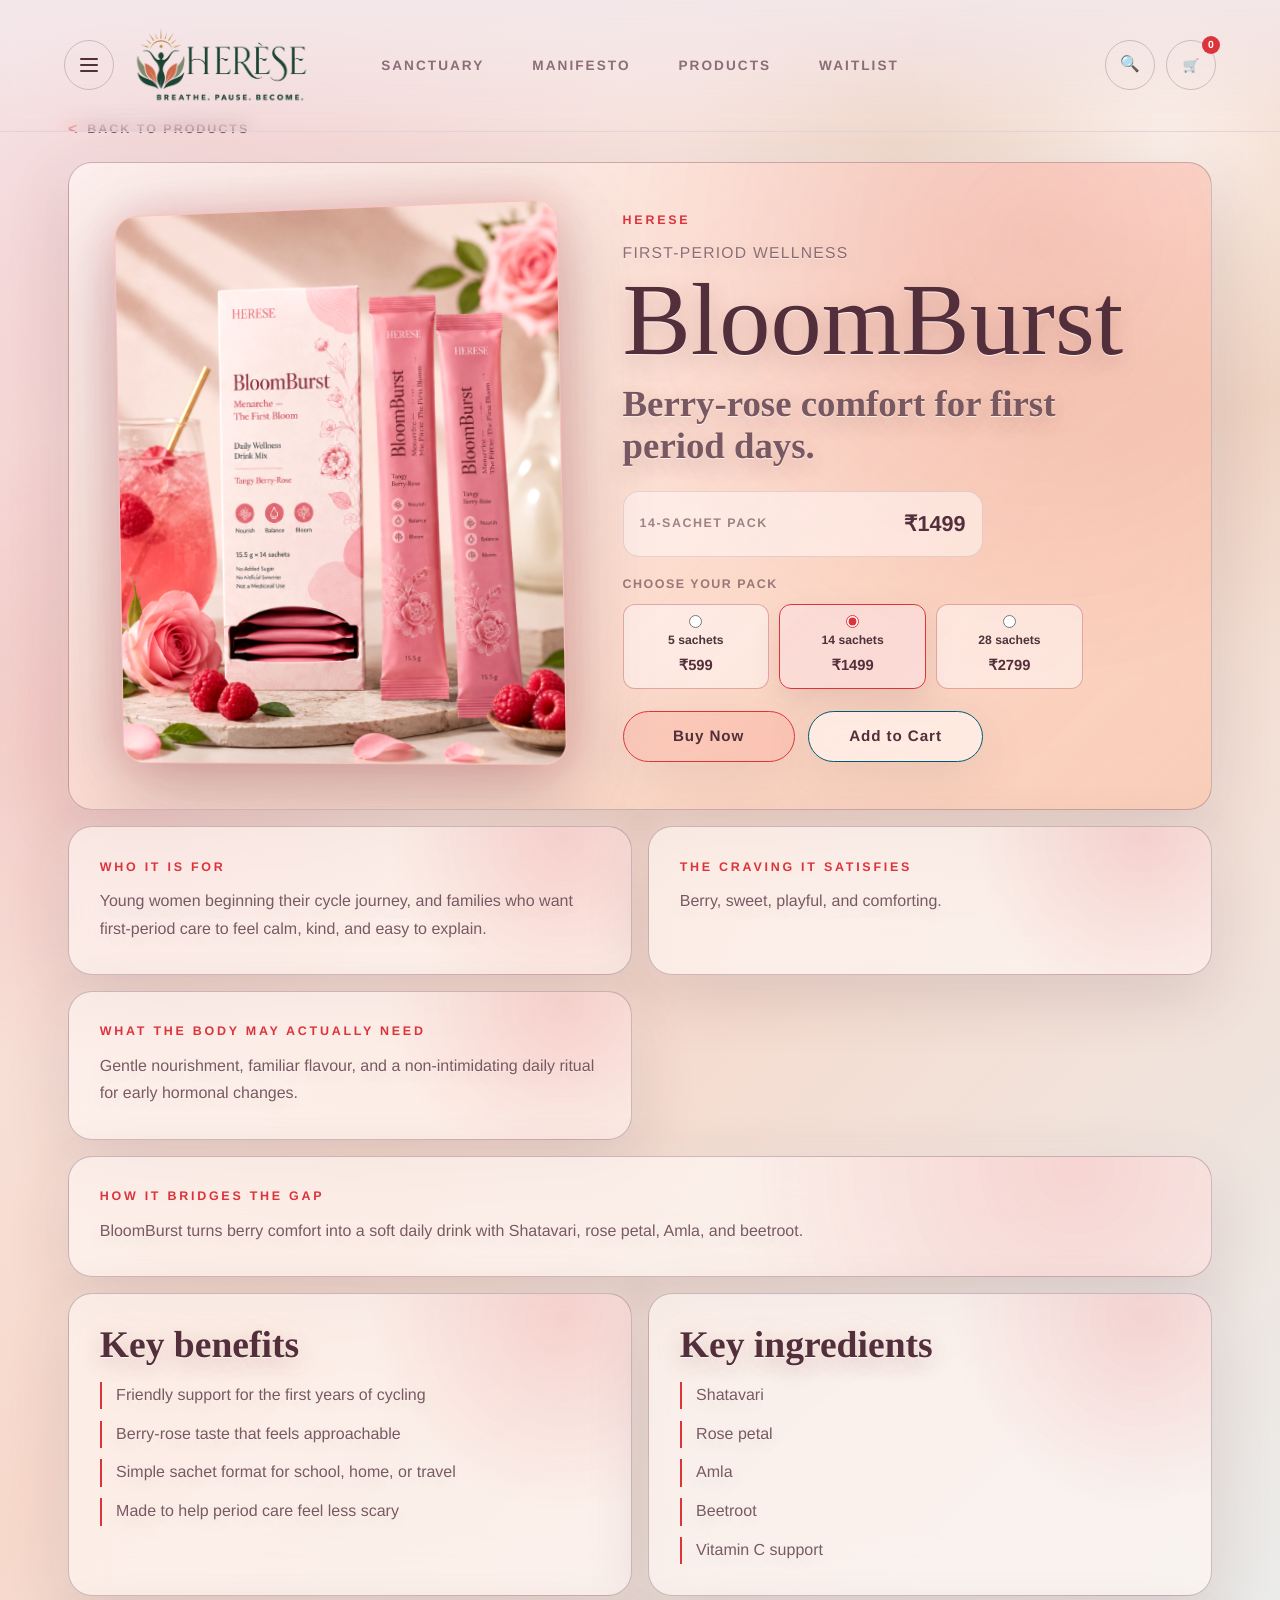
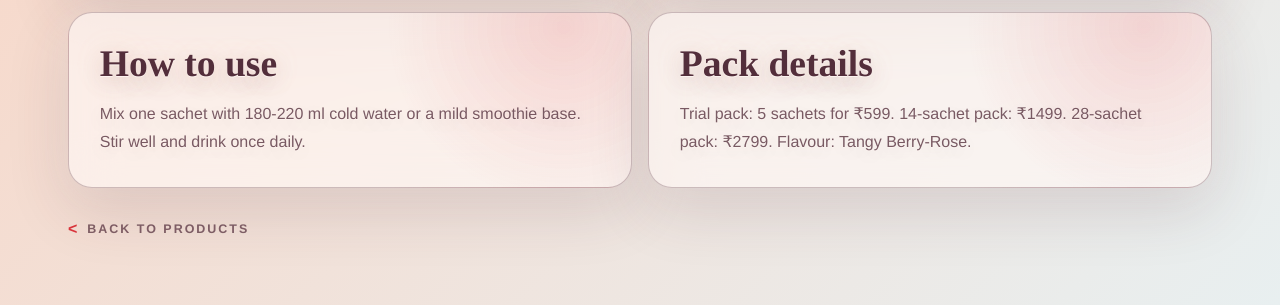
<file: products/bloomburst.html>
<!DOCTYPE html>
<html lang="en">
<head>
  <meta charset="UTF-8" />
  <meta name="viewport" content="width=device-width, initial-scale=1.0" />
  <title>BloomBurst | HERESE Product Detail</title>
  <meta name="description" content="BloomBurst by HERESE - first-period wellness in a gentle berry-rose daily ritual." />
  <link rel="icon" type="image/svg+xml" href="../assets/favicon.svg" />
  <link rel="stylesheet" href="../css/index.css?v=cohesive-quiz-mobile-20260605a" />
</head>
<body class="product-page" data-product="bloomburst">
  <nav id="main-nav" class="main-nav" aria-label="Primary">
    <a class="nav-logo" href="../index.html#hero" aria-label="HERESE home">
      <img src="../assets/herese-logo-complete.png?v=herese-logo-complete-20260603a" alt="HERESE Breathe. Pause. Become." class="nav-logo-img" width="1535" height="700" decoding="async" fetchpriority="high" />
    </a>
    <div class="nav-links">
      <a href="../index.html#hero">Sanctuary</a>
      <a href="../index.html#manifesto">Manifesto</a>
      <a href="../index.html#lifecycle">Products</a>
      <a href="../index.html#waitlist">Waitlist</a>
    </div>
    <div class="nav-actions">
      <a id="search-btn" class="nav-icon-btn search-btn" href="../index.html#lifecycle" aria-label="Search products">
        <span class="search-icon" aria-hidden="true">&#128269;</span>
      </a>
      <button id="cart-btn" class="cart-btn" type="button" aria-label="Open cart" aria-haspopup="dialog" aria-controls="cart-drawer" aria-expanded="false">
        <span class="cart-icon" aria-hidden="true">&#128722;</span>
        <span id="cart-count" class="cart-count" aria-live="polite" aria-atomic="true">0</span>
      </button>
    </div>
  </nav>

  <div id="cart-drawer" class="cart-drawer" role="dialog" aria-modal="true" aria-labelledby="cart-title" aria-hidden="true">
    <div class="cart-overlay" aria-hidden="true"></div>
    <div class="cart-content glass-card">
      <div class="cart-header">
        <h3 id="cart-title">Your Sanctuary Selection</h3>
        <button id="close-cart" class="close-btn" type="button" aria-label="Close cart">&times;</button>
      </div>
      <div id="cart-items" class="cart-items">
        <p class="empty-msg">Your cart is empty. Add a craving ritual.</p>
      </div>
      <div class="cart-footer">
        <div class="cart-total">
          <span>Total</span>
          <span id="total-amount" aria-live="polite">₹0</span>
        </div>
        <button id="checkout-btn" class="btn-liquid btn-primary full-width" type="button" disabled aria-disabled="true">
          <span class="btn-text">Proceed to Checkout</span>
          <span class="btn-shimmer"></span>
        </button>
        <p id="checkout-note" class="cart-note" aria-live="polite"></p>
      </div>
    </div>
  </div>

  <main class="product-detail-main">
    <a class="back-to-products" href="../index.html#lifecycle">Back to Products</a>
    <section class="product-detail-hero glass-card" aria-labelledby="product-name">
      <figure class="product-image-frame">
        <img id="product-image" class="product-detail-image" src="" alt="" width="1122" height="1402" decoding="async" fetchpriority="high" />
      </figure>
      <div class="product-detail-copy">
        <span id="product-brand" class="product-brand">HERESE</span>
        <p id="product-stage" class="product-stage"></p>
        <h1 id="product-name" class="product-detail-title"></h1>
        <p id="product-headline" class="product-headline"></p>
        <div class="product-price-row" aria-label="Product price">
          <span id="product-price-label"></span>
          <strong id="product-price"></strong>
        </div>
        <div class="product-action-row">
          <button id="product-buy-now" class="btn-liquid btn-primary" type="button" data-product-action>
            <span class="btn-text">Buy Now</span>
            <span class="btn-shimmer"></span>
          </button>
          <button id="product-add-cart" class="btn-liquid btn-secondary" type="button" data-product-action>
            <span class="btn-text">Add to Cart</span>
            <span class="btn-shimmer"></span>
          </button>
        </div>
      </div>
    </section>
    <section class="product-info-grid" aria-label="Product details">
      <article class="product-info-card glass-card"><span class="product-card-kicker">Who it is for</span><p id="product-for"></p></article>
      <article class="product-info-card glass-card"><span class="product-card-kicker">The craving it satisfies</span><p id="product-craving"></p></article>
      <article class="product-info-card glass-card"><span class="product-card-kicker">What the body may actually need</span><p id="product-need"></p></article>
      <article class="product-info-card glass-card product-info-card--wide"><span class="product-card-kicker">How it bridges the gap</span><p id="product-bridge"></p></article>
    </section>
    <section class="product-deep-grid" aria-label="Benefits ingredients and use">
      <article class="product-info-card glass-card"><h2>Key benefits</h2><ul id="product-benefits" class="product-detail-list"></ul></article>
      <article class="product-info-card glass-card"><h2>Key ingredients</h2><ul id="product-ingredients" class="product-detail-list"></ul></article>
      <article class="product-info-card glass-card"><h2>How to use</h2><p id="product-how"></p></article>
      <article class="product-info-card glass-card"><h2>Pack details</h2><p id="product-pack"></p></article>
    </section>
    <a class="back-to-products back-to-products--bottom" href="../index.html#lifecycle">Back to Products</a>
  </main>
  <script src="../js/site-ui.js?v=cohesive-quiz-mobile-20260605a" defer></script>
  <script src="../js/product-page.js?v=cart-scroll-lock-20260602a" defer></script>
</body>
</html>
</file>
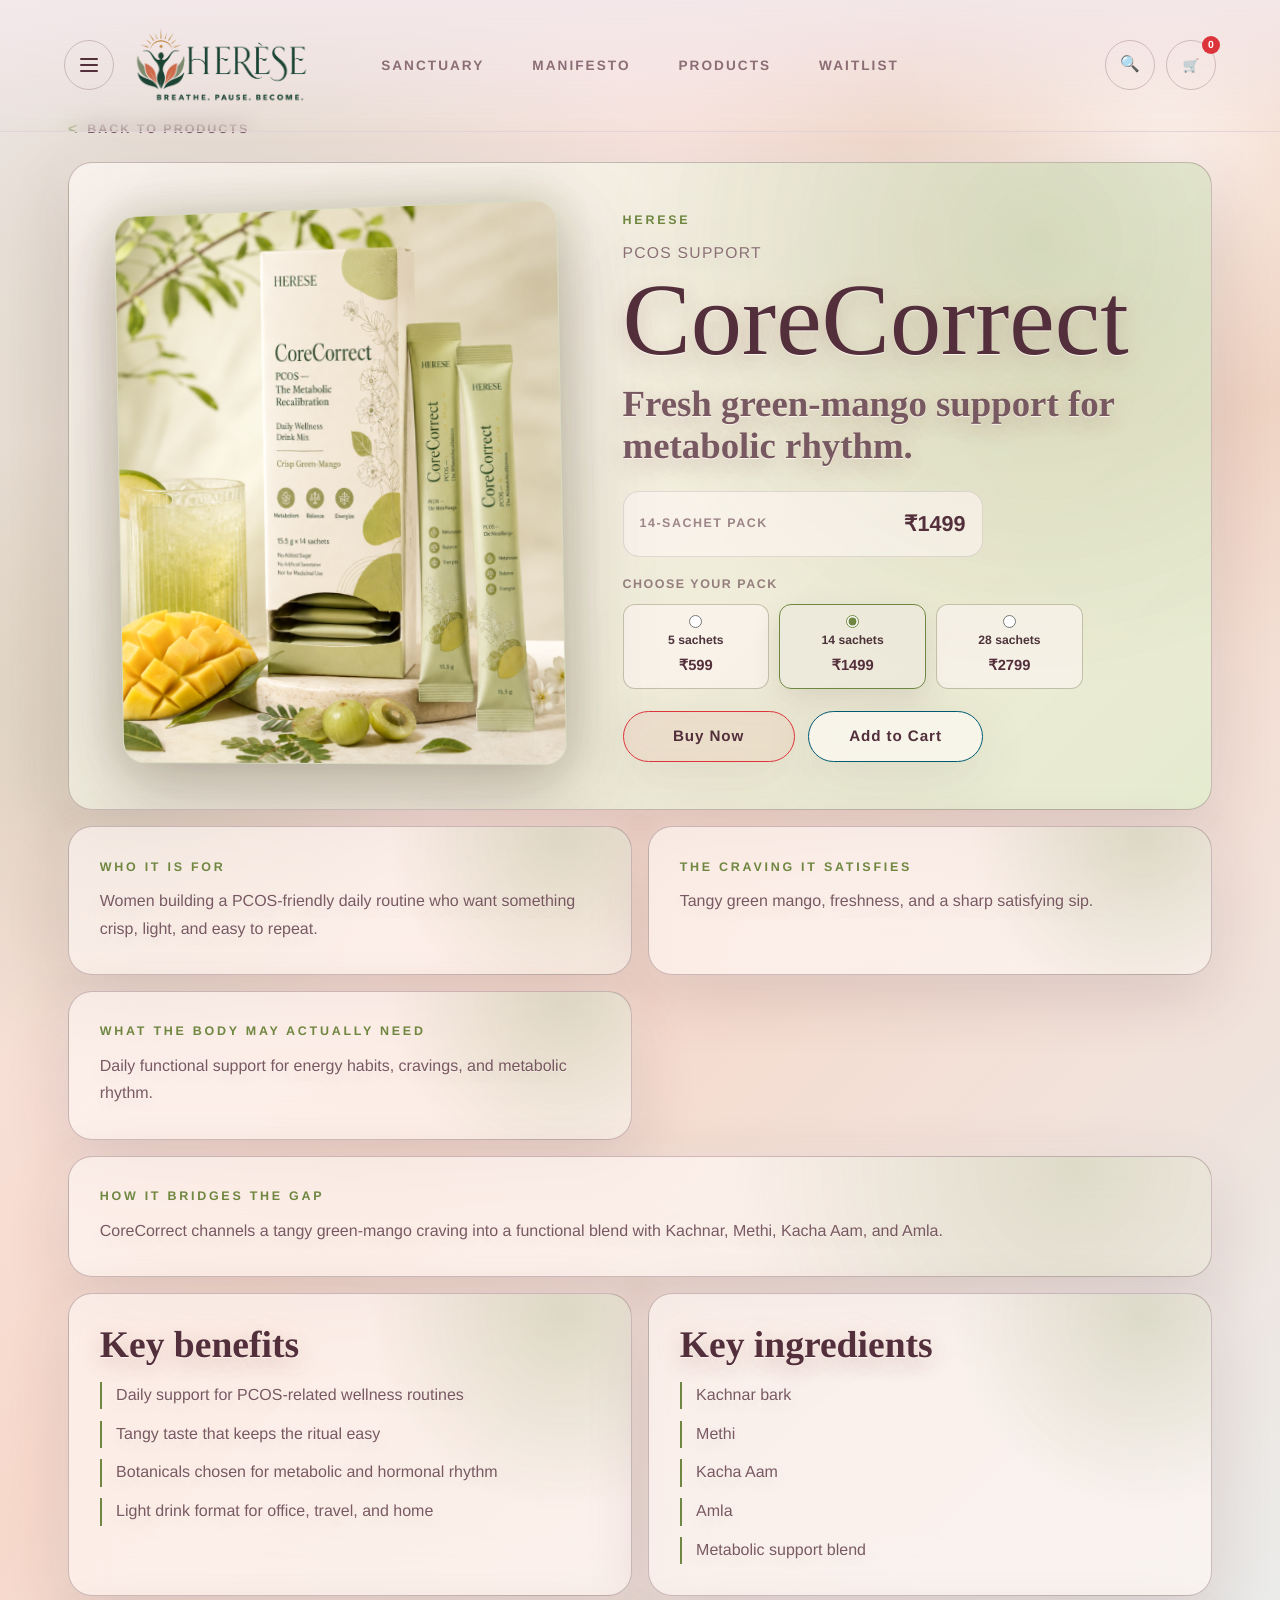
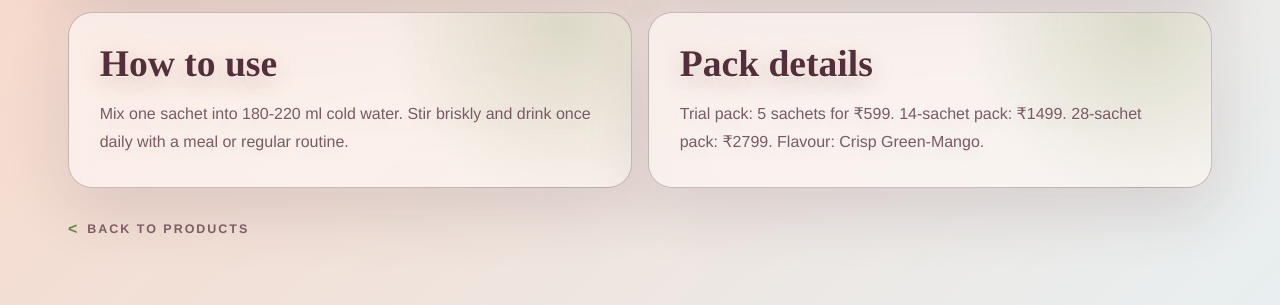
<file: products/corecorrect.html>
<!DOCTYPE html>
<html lang="en">
<head>
  <meta charset="UTF-8" />
  <meta name="viewport" content="width=device-width, initial-scale=1.0" />
  <title>CoreCorrect | HERESE Product Detail</title>
  <meta name="description" content="CoreCorrect by HERESE - PCOS support in a crisp green-mango daily wellness ritual." />
  <link rel="icon" type="image/svg+xml" href="../assets/favicon.svg" />
  <link rel="stylesheet" href="../css/index.css?v=cohesive-quiz-mobile-20260605a" />
</head>
<body class="product-page" data-product="corecorrect">
  <nav id="main-nav" class="main-nav" aria-label="Primary"><a class="nav-logo" href="../index.html#hero" aria-label="HERESE home"><img src="../assets/herese-logo-complete.png?v=herese-logo-complete-20260603a" alt="HERESE Breathe. Pause. Become." class="nav-logo-img" width="1535" height="700" decoding="async" fetchpriority="high" /></a><div class="nav-links"><a href="../index.html#hero">Sanctuary</a><a href="../index.html#manifesto">Manifesto</a><a href="../index.html#lifecycle">Products</a><a href="../index.html#waitlist">Waitlist</a></div><div class="nav-actions"><a id="search-btn" class="nav-icon-btn search-btn" href="../index.html#lifecycle" aria-label="Search products"><span class="search-icon" aria-hidden="true">&#128269;</span></a><button id="cart-btn" class="cart-btn" type="button" aria-label="Open cart" aria-haspopup="dialog" aria-controls="cart-drawer" aria-expanded="false"><span class="cart-icon" aria-hidden="true">&#128722;</span><span id="cart-count" class="cart-count" aria-live="polite" aria-atomic="true">0</span></button></div></nav>
  <div id="cart-drawer" class="cart-drawer" role="dialog" aria-modal="true" aria-labelledby="cart-title" aria-hidden="true"><div class="cart-overlay" aria-hidden="true"></div><div class="cart-content glass-card"><div class="cart-header"><h3 id="cart-title">Your Sanctuary Selection</h3><button id="close-cart" class="close-btn" type="button" aria-label="Close cart">&times;</button></div><div id="cart-items" class="cart-items"><p class="empty-msg">Your cart is empty. Add a craving ritual.</p></div><div class="cart-footer"><div class="cart-total"><span>Total</span><span id="total-amount" aria-live="polite">₹0</span></div><button id="checkout-btn" class="btn-liquid btn-primary full-width" type="button" disabled aria-disabled="true"><span class="btn-text">Proceed to Checkout</span><span class="btn-shimmer"></span></button><p id="checkout-note" class="cart-note" aria-live="polite"></p></div></div></div>
  <main class="product-detail-main"><a class="back-to-products" href="../index.html#lifecycle">Back to Products</a><section class="product-detail-hero glass-card" aria-labelledby="product-name"><figure class="product-image-frame"><img id="product-image" class="product-detail-image" src="" alt="" width="1122" height="1402" decoding="async" fetchpriority="high" /></figure><div class="product-detail-copy"><span id="product-brand" class="product-brand">HERESE</span><p id="product-stage" class="product-stage"></p><h1 id="product-name" class="product-detail-title"></h1><p id="product-headline" class="product-headline"></p><div class="product-price-row" aria-label="Product price"><span id="product-price-label"></span><strong id="product-price"></strong></div><div class="product-action-row"><button id="product-buy-now" class="btn-liquid btn-primary" type="button" data-product-action><span class="btn-text">Buy Now</span><span class="btn-shimmer"></span></button><button id="product-add-cart" class="btn-liquid btn-secondary" type="button" data-product-action><span class="btn-text">Add to Cart</span><span class="btn-shimmer"></span></button></div></div></section><section class="product-info-grid" aria-label="Product details"><article class="product-info-card glass-card"><span class="product-card-kicker">Who it is for</span><p id="product-for"></p></article><article class="product-info-card glass-card"><span class="product-card-kicker">The craving it satisfies</span><p id="product-craving"></p></article><article class="product-info-card glass-card"><span class="product-card-kicker">What the body may actually need</span><p id="product-need"></p></article><article class="product-info-card glass-card product-info-card--wide"><span class="product-card-kicker">How it bridges the gap</span><p id="product-bridge"></p></article></section><section class="product-deep-grid" aria-label="Benefits ingredients and use"><article class="product-info-card glass-card"><h2>Key benefits</h2><ul id="product-benefits" class="product-detail-list"></ul></article><article class="product-info-card glass-card"><h2>Key ingredients</h2><ul id="product-ingredients" class="product-detail-list"></ul></article><article class="product-info-card glass-card"><h2>How to use</h2><p id="product-how"></p></article><article class="product-info-card glass-card"><h2>Pack details</h2><p id="product-pack"></p></article></section><a class="back-to-products back-to-products--bottom" href="../index.html#lifecycle">Back to Products</a></main>
  <script src="../js/site-ui.js?v=cohesive-quiz-mobile-20260605a" defer></script>
  <script src="../js/product-page.js?v=cart-scroll-lock-20260602a" defer></script>
</body>
</html>
</file>
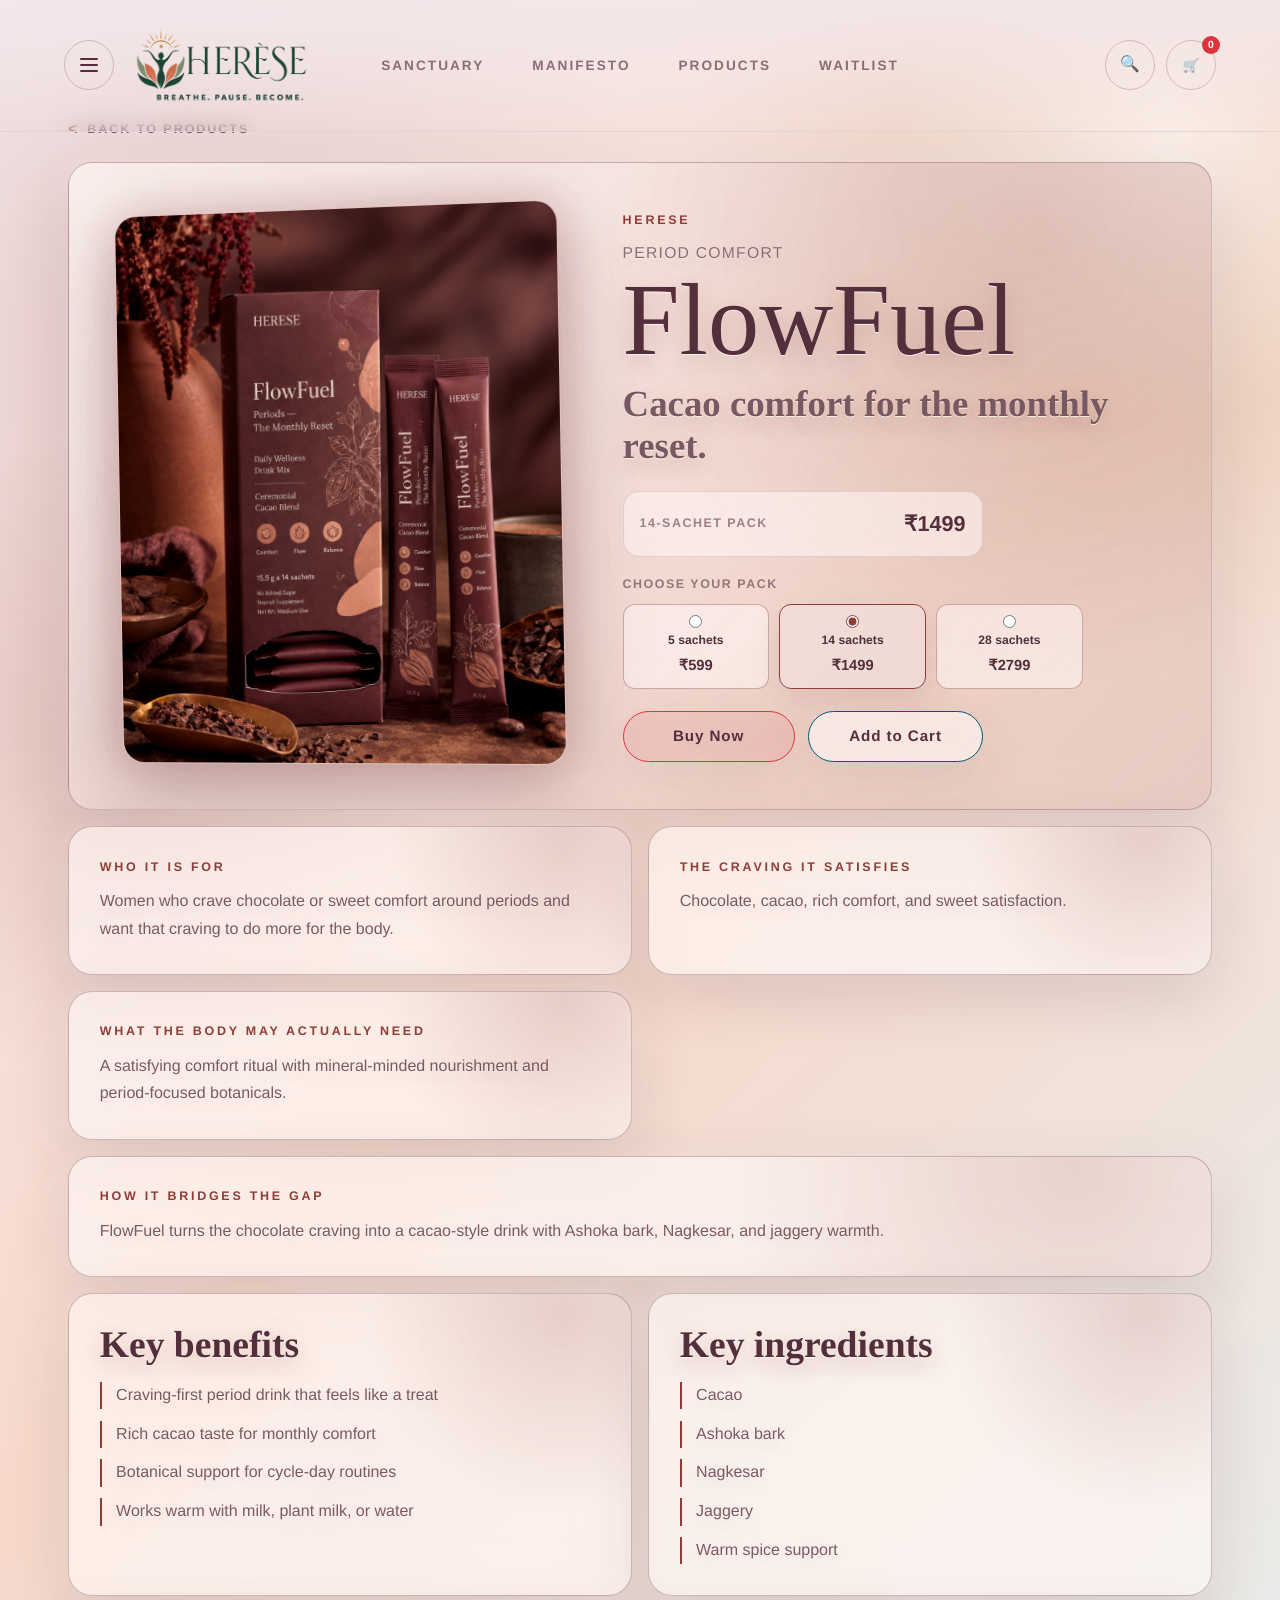
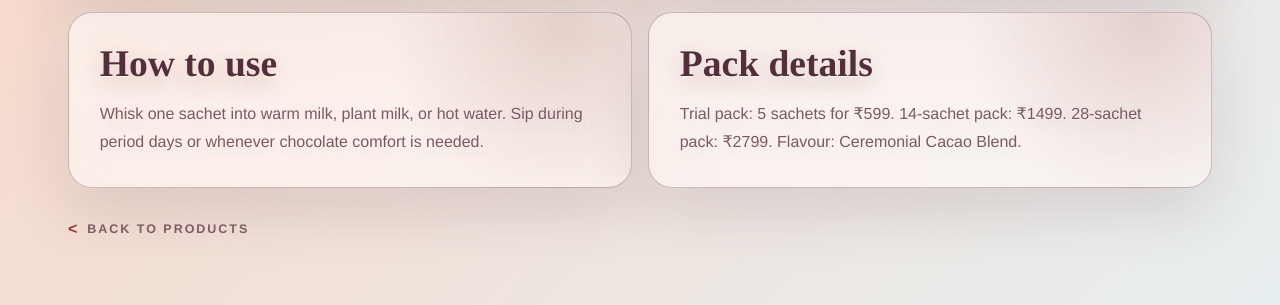
<file: products/flowfuel.html>
<!DOCTYPE html>
<html lang="en">
<head>
  <meta charset="UTF-8" />
  <meta name="viewport" content="width=device-width, initial-scale=1.0" />
  <title>FlowFuel | HERESE Product Detail</title>
  <meta name="description" content="FlowFuel by HERESE - period comfort in a rich cacao daily wellness ritual." />
  <link rel="icon" type="image/svg+xml" href="../assets/favicon.svg" />
  <link rel="stylesheet" href="../css/index.css?v=cohesive-quiz-mobile-20260605a" />
</head>
<body class="product-page" data-product="flowfuel">
  <nav id="main-nav" class="main-nav" aria-label="Primary">
    <a class="nav-logo" href="../index.html#hero" aria-label="HERESE home"><img src="../assets/herese-logo-complete.png?v=herese-logo-complete-20260603a" alt="HERESE Breathe. Pause. Become." class="nav-logo-img" width="1535" height="700" decoding="async" fetchpriority="high" /></a>
    <div class="nav-links"><a href="../index.html#hero">Sanctuary</a><a href="../index.html#manifesto">Manifesto</a><a href="../index.html#lifecycle">Products</a><a href="../index.html#waitlist">Waitlist</a></div>
    <div class="nav-actions"><a id="search-btn" class="nav-icon-btn search-btn" href="../index.html#lifecycle" aria-label="Search products"><span class="search-icon" aria-hidden="true">&#128269;</span></a><button id="cart-btn" class="cart-btn" type="button" aria-label="Open cart" aria-haspopup="dialog" aria-controls="cart-drawer" aria-expanded="false"><span class="cart-icon" aria-hidden="true">&#128722;</span><span id="cart-count" class="cart-count" aria-live="polite" aria-atomic="true">0</span></button></div>
  </nav>
  <div id="cart-drawer" class="cart-drawer" role="dialog" aria-modal="true" aria-labelledby="cart-title" aria-hidden="true"><div class="cart-overlay" aria-hidden="true"></div><div class="cart-content glass-card"><div class="cart-header"><h3 id="cart-title">Your Sanctuary Selection</h3><button id="close-cart" class="close-btn" type="button" aria-label="Close cart">&times;</button></div><div id="cart-items" class="cart-items"><p class="empty-msg">Your cart is empty. Add a craving ritual.</p></div><div class="cart-footer"><div class="cart-total"><span>Total</span><span id="total-amount" aria-live="polite">₹0</span></div><button id="checkout-btn" class="btn-liquid btn-primary full-width" type="button" disabled aria-disabled="true"><span class="btn-text">Proceed to Checkout</span><span class="btn-shimmer"></span></button><p id="checkout-note" class="cart-note" aria-live="polite"></p></div></div></div>
  <main class="product-detail-main">
    <a class="back-to-products" href="../index.html#lifecycle">Back to Products</a>
    <section class="product-detail-hero glass-card" aria-labelledby="product-name"><figure class="product-image-frame"><img id="product-image" class="product-detail-image" src="" alt="" width="1122" height="1402" decoding="async" fetchpriority="high" /></figure><div class="product-detail-copy"><span id="product-brand" class="product-brand">HERESE</span><p id="product-stage" class="product-stage"></p><h1 id="product-name" class="product-detail-title"></h1><p id="product-headline" class="product-headline"></p><div class="product-price-row" aria-label="Product price"><span id="product-price-label"></span><strong id="product-price"></strong></div><div class="product-action-row"><button id="product-buy-now" class="btn-liquid btn-primary" type="button" data-product-action><span class="btn-text">Buy Now</span><span class="btn-shimmer"></span></button><button id="product-add-cart" class="btn-liquid btn-secondary" type="button" data-product-action><span class="btn-text">Add to Cart</span><span class="btn-shimmer"></span></button></div></div></section>
    <section class="product-info-grid" aria-label="Product details"><article class="product-info-card glass-card"><span class="product-card-kicker">Who it is for</span><p id="product-for"></p></article><article class="product-info-card glass-card"><span class="product-card-kicker">The craving it satisfies</span><p id="product-craving"></p></article><article class="product-info-card glass-card"><span class="product-card-kicker">What the body may actually need</span><p id="product-need"></p></article><article class="product-info-card glass-card product-info-card--wide"><span class="product-card-kicker">How it bridges the gap</span><p id="product-bridge"></p></article></section>
    <section class="product-deep-grid" aria-label="Benefits ingredients and use"><article class="product-info-card glass-card"><h2>Key benefits</h2><ul id="product-benefits" class="product-detail-list"></ul></article><article class="product-info-card glass-card"><h2>Key ingredients</h2><ul id="product-ingredients" class="product-detail-list"></ul></article><article class="product-info-card glass-card"><h2>How to use</h2><p id="product-how"></p></article><article class="product-info-card glass-card"><h2>Pack details</h2><p id="product-pack"></p></article></section>
    <a class="back-to-products back-to-products--bottom" href="../index.html#lifecycle">Back to Products</a>
  </main>
  <script src="../js/site-ui.js?v=cohesive-quiz-mobile-20260605a" defer></script>
  <script src="../js/product-page.js?v=cart-scroll-lock-20260602a" defer></script>
</body>
</html>
</file>
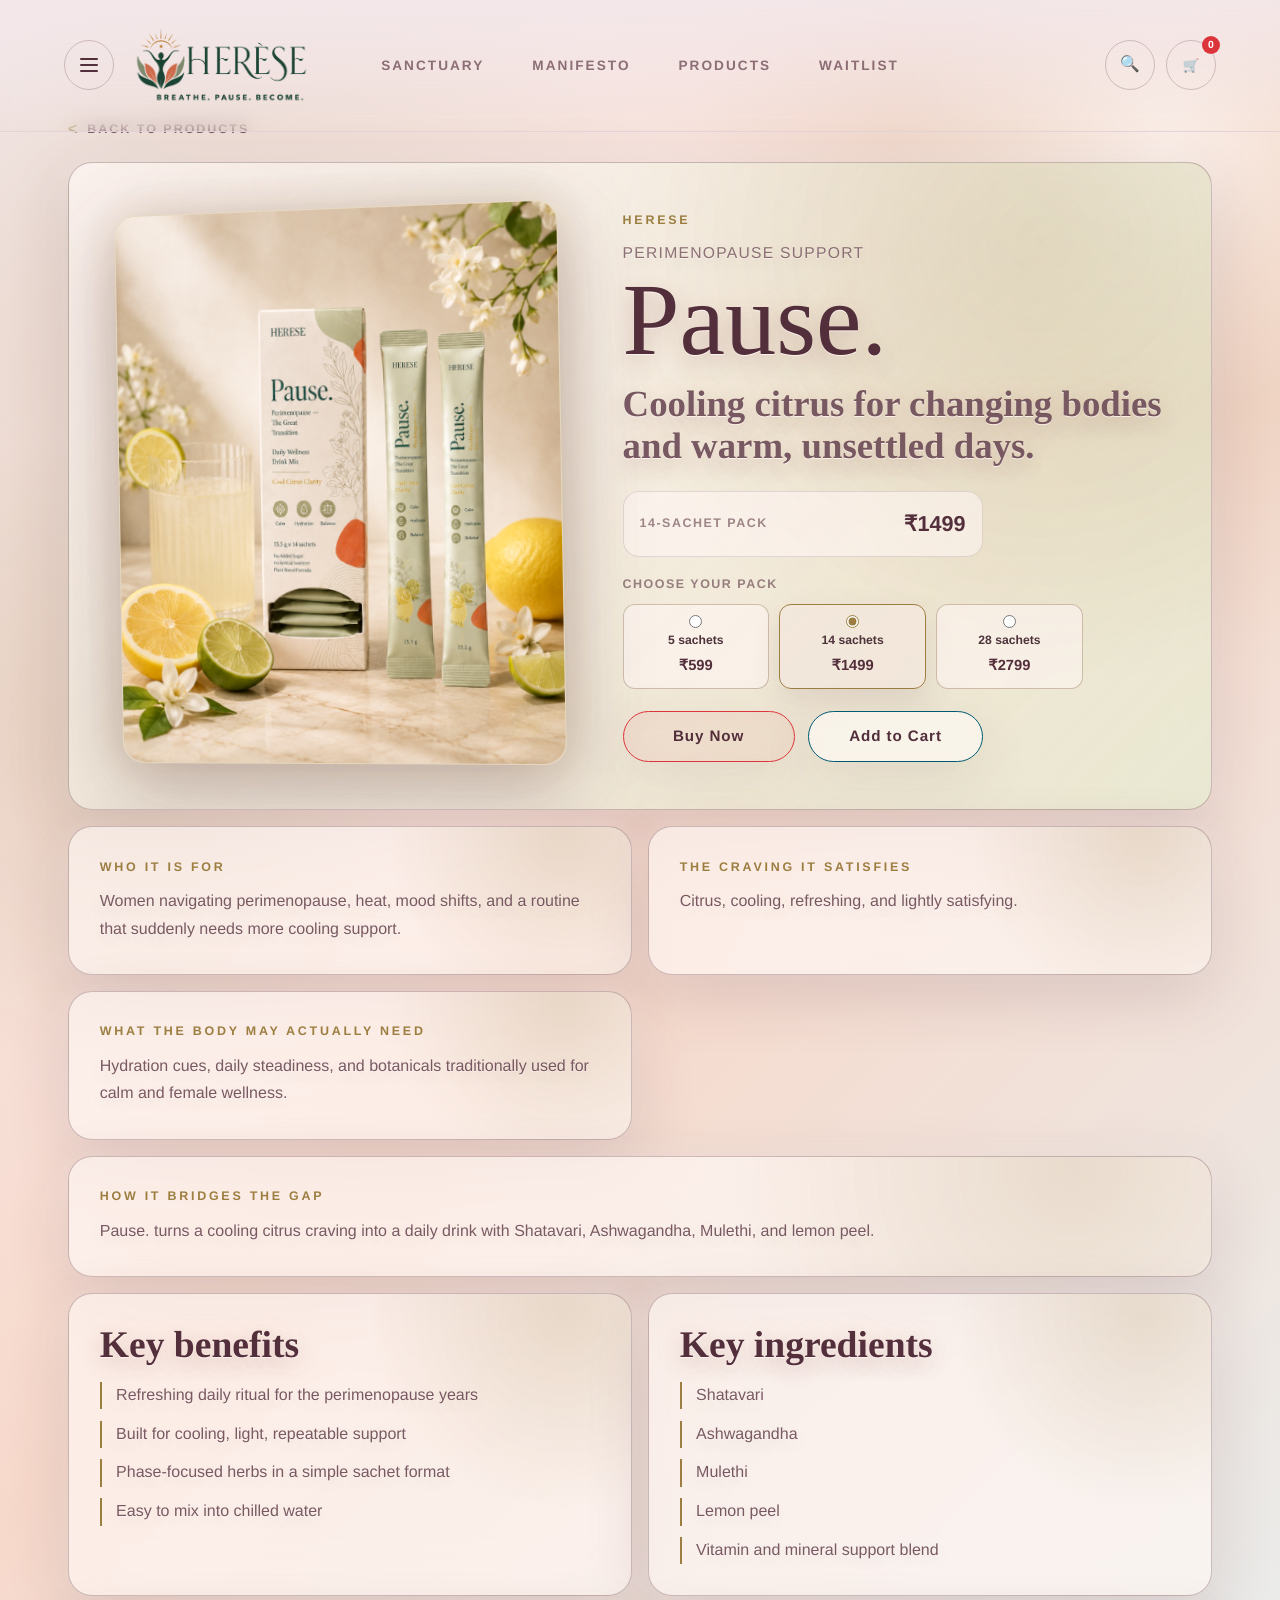
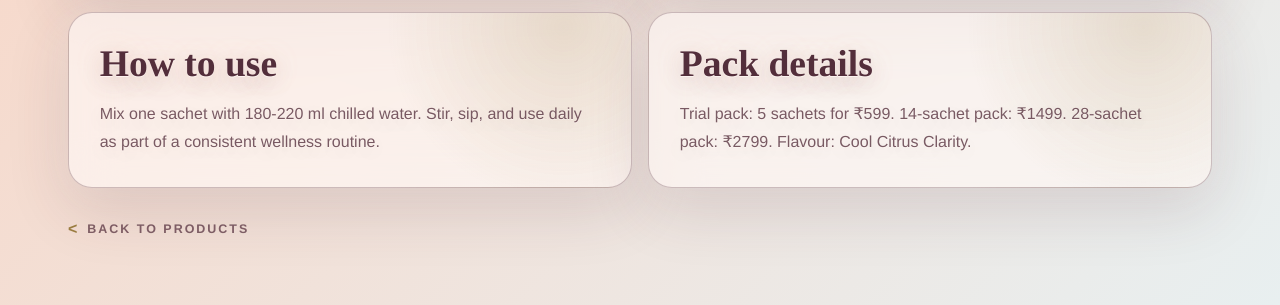
<file: products/pause.html>
<!DOCTYPE html>
<html lang="en">
<head>
  <meta charset="UTF-8" />
  <meta name="viewport" content="width=device-width, initial-scale=1.0" />
  <title>Pause. | HERESE Product Detail</title>
  <meta name="description" content="Pause. by HERESE - perimenopause support in a cooling citrus daily wellness ritual." />
  <link rel="icon" type="image/svg+xml" href="../assets/favicon.svg" />
  <link rel="stylesheet" href="../css/index.css?v=cohesive-quiz-mobile-20260605a" />
</head>
<body class="product-page" data-product="pause">
  <nav id="main-nav" class="main-nav" aria-label="Primary">
    <a class="nav-logo" href="../index.html#hero" aria-label="HERESE home">
      <img src="../assets/herese-logo-complete.png?v=herese-logo-complete-20260603a" alt="HERESE Breathe. Pause. Become." class="nav-logo-img" width="1535" height="700" decoding="async" fetchpriority="high" />
    </a>
    <div class="nav-links">
      <a href="../index.html#hero">Sanctuary</a>
      <a href="../index.html#manifesto">Manifesto</a>
      <a href="../index.html#lifecycle">Products</a>
      <a href="../index.html#waitlist">Waitlist</a>
    </div>
    <div class="nav-actions">
      <a id="search-btn" class="nav-icon-btn search-btn" href="../index.html#lifecycle" aria-label="Search products">
        <span class="search-icon" aria-hidden="true">&#128269;</span>
      </a>
      <button id="cart-btn" class="cart-btn" type="button" aria-label="Open cart" aria-haspopup="dialog" aria-controls="cart-drawer" aria-expanded="false">
        <span class="cart-icon" aria-hidden="true">&#128722;</span>
        <span id="cart-count" class="cart-count" aria-live="polite" aria-atomic="true">0</span>
      </button>
    </div>
  </nav>

  <div id="cart-drawer" class="cart-drawer" role="dialog" aria-modal="true" aria-labelledby="cart-title" aria-hidden="true">
    <div class="cart-overlay" aria-hidden="true"></div>
    <div class="cart-content glass-card">
      <div class="cart-header">
        <h3 id="cart-title">Your Sanctuary Selection</h3>
        <button id="close-cart" class="close-btn" type="button" aria-label="Close cart">&times;</button>
      </div>
      <div id="cart-items" class="cart-items">
        <p class="empty-msg">Your cart is empty. Add a craving ritual.</p>
      </div>
      <div class="cart-footer">
        <div class="cart-total">
          <span>Total</span>
          <span id="total-amount" aria-live="polite">₹0</span>
        </div>
        <button id="checkout-btn" class="btn-liquid btn-primary full-width" type="button" disabled aria-disabled="true">
          <span class="btn-text">Proceed to Checkout</span>
          <span class="btn-shimmer"></span>
        </button>
        <p id="checkout-note" class="cart-note" aria-live="polite"></p>
      </div>
    </div>
  </div>

  <main class="product-detail-main">
    <a class="back-to-products" href="../index.html#lifecycle">Back to Products</a>

    <section class="product-detail-hero glass-card" aria-labelledby="product-name">
      <figure class="product-image-frame">
        <img id="product-image" class="product-detail-image" src="" alt="" width="1122" height="1402" decoding="async" fetchpriority="high" />
      </figure>

      <div class="product-detail-copy">
        <span id="product-brand" class="product-brand">HERESE</span>
        <p id="product-stage" class="product-stage"></p>
        <h1 id="product-name" class="product-detail-title"></h1>
        <p id="product-headline" class="product-headline"></p>
        <div class="product-price-row" aria-label="Product price">
          <span id="product-price-label"></span>
          <strong id="product-price"></strong>
        </div>
        <div class="product-action-row">
          <button id="product-buy-now" class="btn-liquid btn-primary" type="button" data-product-action>
            <span class="btn-text">Buy Now</span>
            <span class="btn-shimmer"></span>
          </button>
          <button id="product-add-cart" class="btn-liquid btn-secondary" type="button" data-product-action>
            <span class="btn-text">Add to Cart</span>
            <span class="btn-shimmer"></span>
          </button>
        </div>
      </div>
    </section>

    <section class="product-info-grid" aria-label="Product details">
      <article class="product-info-card glass-card">
        <span class="product-card-kicker">Who it is for</span>
        <p id="product-for"></p>
      </article>
      <article class="product-info-card glass-card">
        <span class="product-card-kicker">The craving it satisfies</span>
        <p id="product-craving"></p>
      </article>
      <article class="product-info-card glass-card">
        <span class="product-card-kicker">What the body may actually need</span>
        <p id="product-need"></p>
      </article>
      <article class="product-info-card glass-card product-info-card--wide">
        <span class="product-card-kicker">How it bridges the gap</span>
        <p id="product-bridge"></p>
      </article>
    </section>

    <section class="product-deep-grid" aria-label="Benefits ingredients and use">
      <article class="product-info-card glass-card">
        <h2>Key benefits</h2>
        <ul id="product-benefits" class="product-detail-list"></ul>
      </article>
      <article class="product-info-card glass-card">
        <h2>Key ingredients</h2>
        <ul id="product-ingredients" class="product-detail-list"></ul>
      </article>
      <article class="product-info-card glass-card">
        <h2>How to use</h2>
        <p id="product-how"></p>
      </article>
      <article class="product-info-card glass-card">
        <h2>Pack details</h2>
        <p id="product-pack"></p>
      </article>
    </section>

    <a class="back-to-products back-to-products--bottom" href="../index.html#lifecycle">Back to Products</a>
  </main>

  <script src="../js/site-ui.js?v=cohesive-quiz-mobile-20260605a" defer></script>
  <script src="../js/product-page.js?v=cart-scroll-lock-20260602a" defer></script>
</body>
</html>
</file>
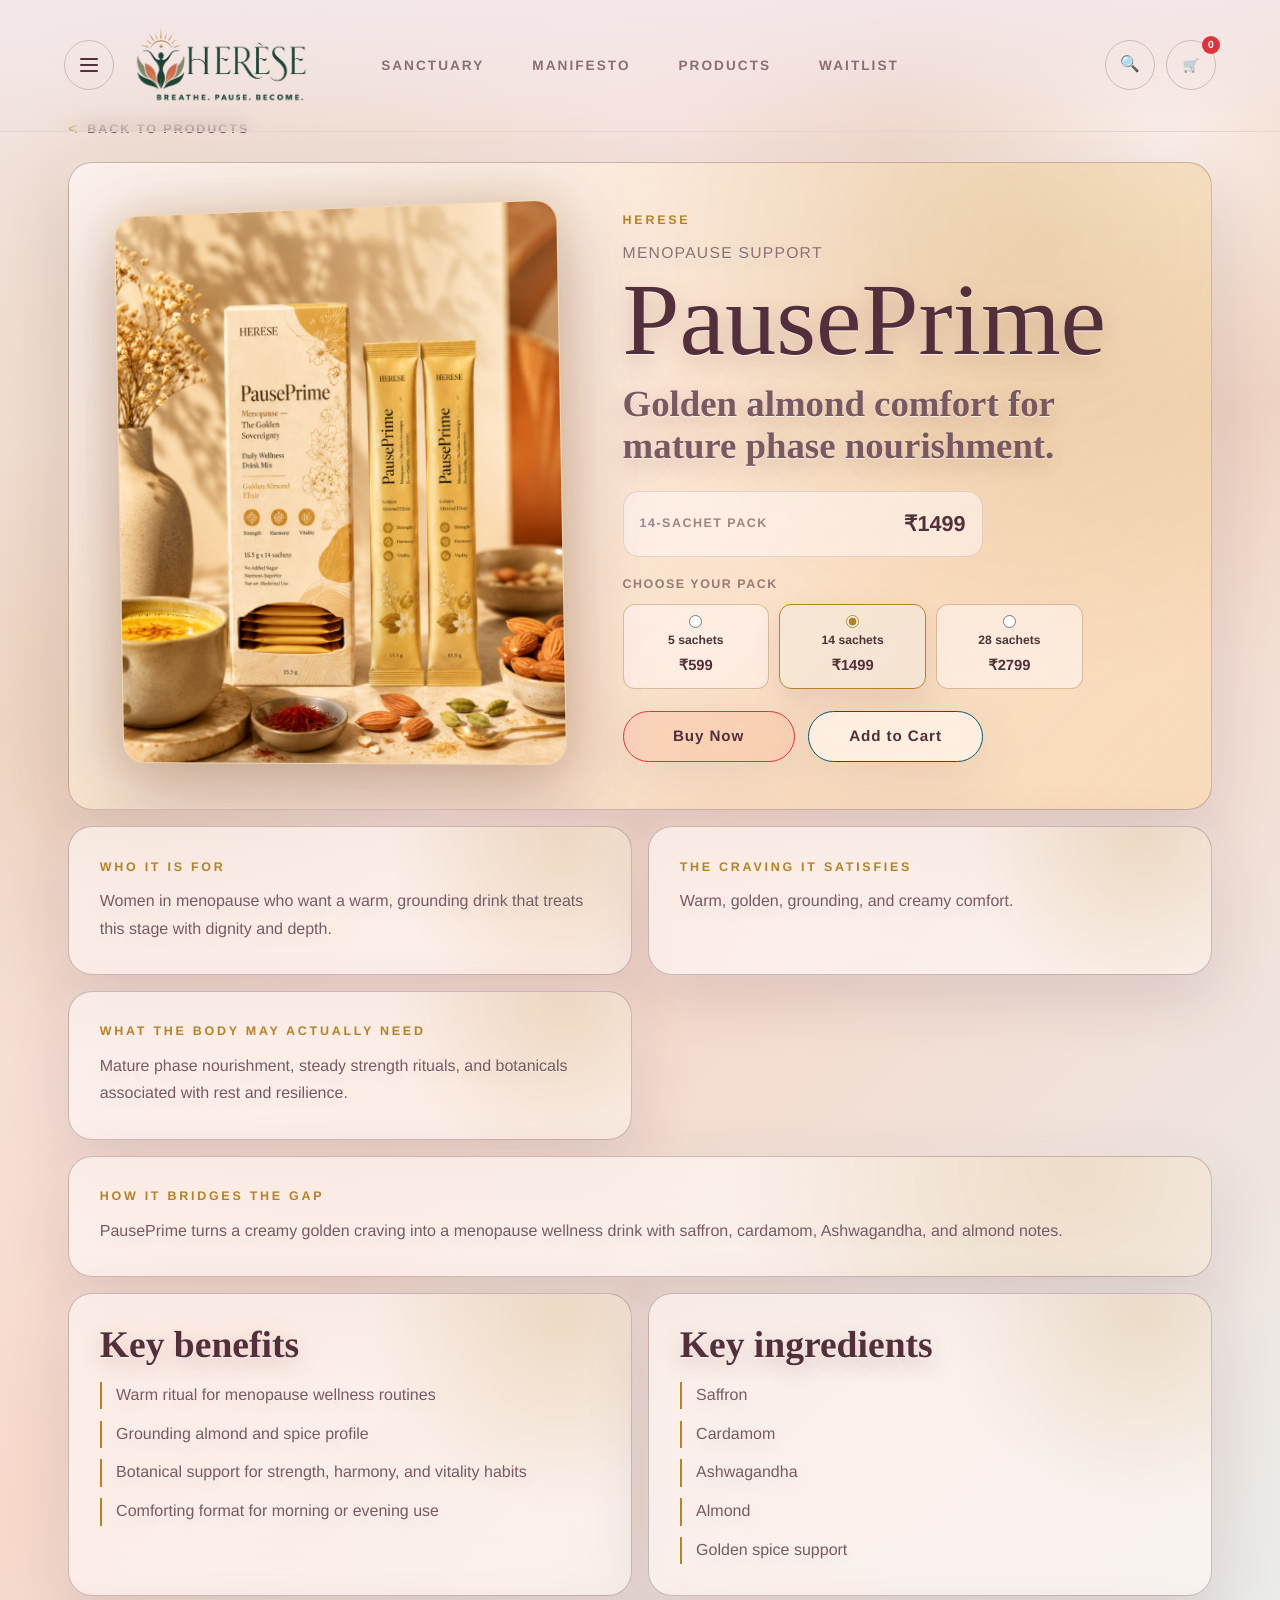
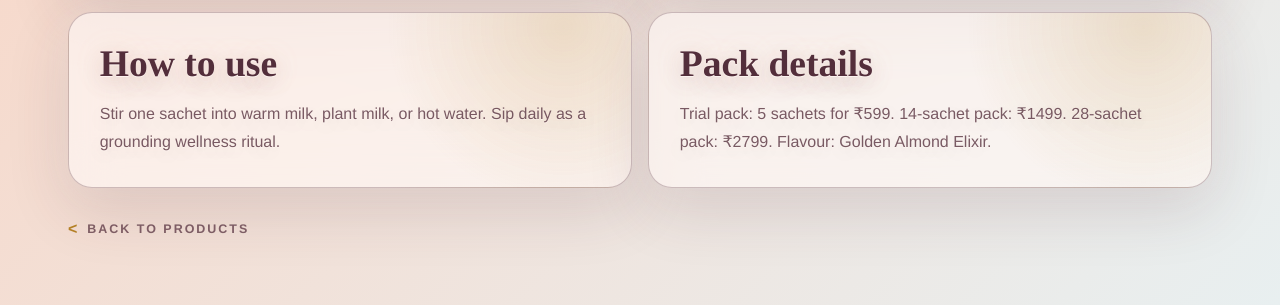
<file: products/pauseprime.html>
<!DOCTYPE html>
<html lang="en">
<head>
  <meta charset="UTF-8" />
  <meta name="viewport" content="width=device-width, initial-scale=1.0" />
  <title>PausePrime | HERESE Product Detail</title>
  <meta name="description" content="PausePrime by HERESE - menopause support in a warm golden daily wellness ritual." />
  <link rel="icon" type="image/svg+xml" href="../assets/favicon.svg" />
  <link rel="stylesheet" href="../css/index.css?v=cohesive-quiz-mobile-20260605a" />
</head>
<body class="product-page" data-product="pauseprime">
  <nav id="main-nav" class="main-nav" aria-label="Primary"><a class="nav-logo" href="../index.html#hero" aria-label="HERESE home"><img src="../assets/herese-logo-complete.png?v=herese-logo-complete-20260603a" alt="HERESE Breathe. Pause. Become." class="nav-logo-img" width="1535" height="700" decoding="async" fetchpriority="high" /></a><div class="nav-links"><a href="../index.html#hero">Sanctuary</a><a href="../index.html#manifesto">Manifesto</a><a href="../index.html#lifecycle">Products</a><a href="../index.html#waitlist">Waitlist</a></div><div class="nav-actions"><a id="search-btn" class="nav-icon-btn search-btn" href="../index.html#lifecycle" aria-label="Search products"><span class="search-icon" aria-hidden="true">&#128269;</span></a><button id="cart-btn" class="cart-btn" type="button" aria-label="Open cart" aria-haspopup="dialog" aria-controls="cart-drawer" aria-expanded="false"><span class="cart-icon" aria-hidden="true">&#128722;</span><span id="cart-count" class="cart-count" aria-live="polite" aria-atomic="true">0</span></button></div></nav>
  <div id="cart-drawer" class="cart-drawer" role="dialog" aria-modal="true" aria-labelledby="cart-title" aria-hidden="true"><div class="cart-overlay" aria-hidden="true"></div><div class="cart-content glass-card"><div class="cart-header"><h3 id="cart-title">Your Sanctuary Selection</h3><button id="close-cart" class="close-btn" type="button" aria-label="Close cart">&times;</button></div><div id="cart-items" class="cart-items"><p class="empty-msg">Your cart is empty. Add a craving ritual.</p></div><div class="cart-footer"><div class="cart-total"><span>Total</span><span id="total-amount" aria-live="polite">₹0</span></div><button id="checkout-btn" class="btn-liquid btn-primary full-width" type="button" disabled aria-disabled="true"><span class="btn-text">Proceed to Checkout</span><span class="btn-shimmer"></span></button><p id="checkout-note" class="cart-note" aria-live="polite"></p></div></div></div>
  <main class="product-detail-main"><a class="back-to-products" href="../index.html#lifecycle">Back to Products</a><section class="product-detail-hero glass-card" aria-labelledby="product-name"><figure class="product-image-frame"><img id="product-image" class="product-detail-image" src="" alt="" width="1122" height="1402" decoding="async" fetchpriority="high" /></figure><div class="product-detail-copy"><span id="product-brand" class="product-brand">HERESE</span><p id="product-stage" class="product-stage"></p><h1 id="product-name" class="product-detail-title"></h1><p id="product-headline" class="product-headline"></p><div class="product-price-row" aria-label="Product price"><span id="product-price-label"></span><strong id="product-price"></strong></div><div class="product-action-row"><button id="product-buy-now" class="btn-liquid btn-primary" type="button" data-product-action><span class="btn-text">Buy Now</span><span class="btn-shimmer"></span></button><button id="product-add-cart" class="btn-liquid btn-secondary" type="button" data-product-action><span class="btn-text">Add to Cart</span><span class="btn-shimmer"></span></button></div></div></section><section class="product-info-grid" aria-label="Product details"><article class="product-info-card glass-card"><span class="product-card-kicker">Who it is for</span><p id="product-for"></p></article><article class="product-info-card glass-card"><span class="product-card-kicker">The craving it satisfies</span><p id="product-craving"></p></article><article class="product-info-card glass-card"><span class="product-card-kicker">What the body may actually need</span><p id="product-need"></p></article><article class="product-info-card glass-card product-info-card--wide"><span class="product-card-kicker">How it bridges the gap</span><p id="product-bridge"></p></article></section><section class="product-deep-grid" aria-label="Benefits ingredients and use"><article class="product-info-card glass-card"><h2>Key benefits</h2><ul id="product-benefits" class="product-detail-list"></ul></article><article class="product-info-card glass-card"><h2>Key ingredients</h2><ul id="product-ingredients" class="product-detail-list"></ul></article><article class="product-info-card glass-card"><h2>How to use</h2><p id="product-how"></p></article><article class="product-info-card glass-card"><h2>Pack details</h2><p id="product-pack"></p></article></section><a class="back-to-products back-to-products--bottom" href="../index.html#lifecycle">Back to Products</a></main>
  <script src="../js/site-ui.js?v=cohesive-quiz-mobile-20260605a" defer></script>
  <script src="../js/product-page.js?v=cart-scroll-lock-20260602a" defer></script>
</body>
</html>
</file>
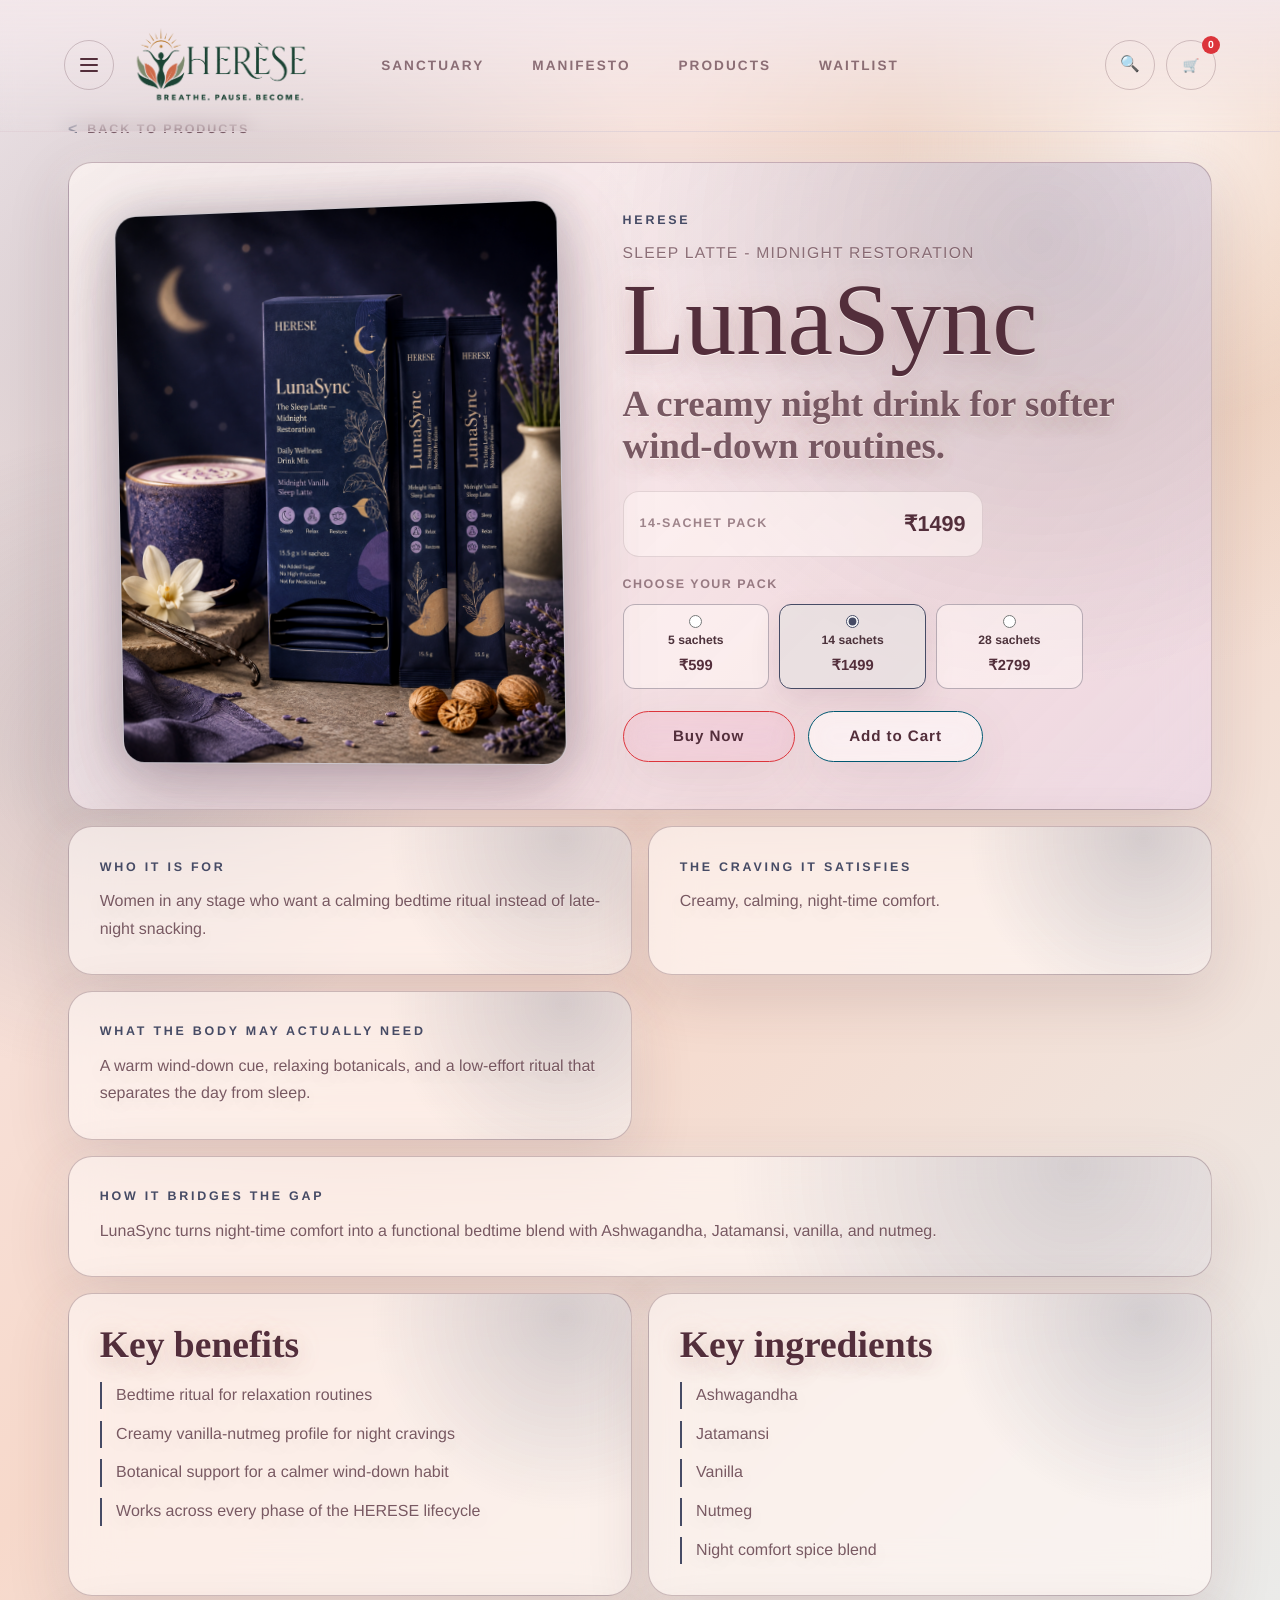
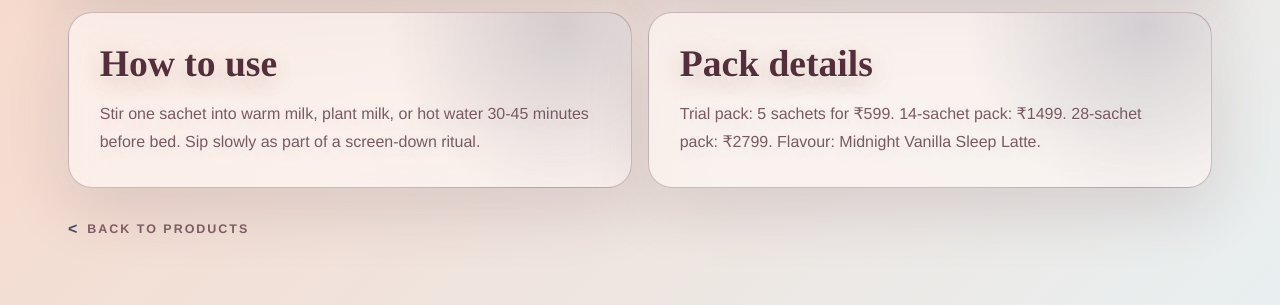
<file: products/sleep-latte.html>
<!DOCTYPE html>
<html lang="en">
<head>
  <meta charset="UTF-8" />
  <meta name="viewport" content="width=device-width, initial-scale=1.0" />
  <title>Sleep Latte | HERESE Product Detail</title>
  <meta name="description" content="Sleep Latte by HERESE - LunaSync bedtime support in a creamy vanilla-nutmeg night ritual." />
  <link rel="icon" type="image/svg+xml" href="../assets/favicon.svg" />
  <link rel="stylesheet" href="../css/index.css?v=cohesive-quiz-mobile-20260605a" />
</head>
<body class="product-page" data-product="sleep-latte">
  <nav id="main-nav" class="main-nav" aria-label="Primary"><a class="nav-logo" href="../index.html#hero" aria-label="HERESE home"><img src="../assets/herese-logo-complete.png?v=herese-logo-complete-20260603a" alt="HERESE Breathe. Pause. Become." class="nav-logo-img" width="1535" height="700" decoding="async" fetchpriority="high" /></a><div class="nav-links"><a href="../index.html#hero">Sanctuary</a><a href="../index.html#manifesto">Manifesto</a><a href="../index.html#lifecycle">Products</a><a href="../index.html#waitlist">Waitlist</a></div><div class="nav-actions"><a id="search-btn" class="nav-icon-btn search-btn" href="../index.html#lifecycle" aria-label="Search products"><span class="search-icon" aria-hidden="true">&#128269;</span></a><button id="cart-btn" class="cart-btn" type="button" aria-label="Open cart" aria-haspopup="dialog" aria-controls="cart-drawer" aria-expanded="false"><span class="cart-icon" aria-hidden="true">&#128722;</span><span id="cart-count" class="cart-count" aria-live="polite" aria-atomic="true">0</span></button></div></nav>
  <div id="cart-drawer" class="cart-drawer" role="dialog" aria-modal="true" aria-labelledby="cart-title" aria-hidden="true"><div class="cart-overlay" aria-hidden="true"></div><div class="cart-content glass-card"><div class="cart-header"><h3 id="cart-title">Your Sanctuary Selection</h3><button id="close-cart" class="close-btn" type="button" aria-label="Close cart">&times;</button></div><div id="cart-items" class="cart-items"><p class="empty-msg">Your cart is empty. Add a craving ritual.</p></div><div class="cart-footer"><div class="cart-total"><span>Total</span><span id="total-amount" aria-live="polite">₹0</span></div><button id="checkout-btn" class="btn-liquid btn-primary full-width" type="button" disabled aria-disabled="true"><span class="btn-text">Proceed to Checkout</span><span class="btn-shimmer"></span></button><p id="checkout-note" class="cart-note" aria-live="polite"></p></div></div></div>
  <main class="product-detail-main"><a class="back-to-products" href="../index.html#lifecycle">Back to Products</a><section class="product-detail-hero glass-card" aria-labelledby="product-name"><figure class="product-image-frame"><img id="product-image" class="product-detail-image" src="" alt="" width="1122" height="1402" decoding="async" fetchpriority="high" /></figure><div class="product-detail-copy"><span id="product-brand" class="product-brand">HERESE</span><p id="product-stage" class="product-stage"></p><h1 id="product-name" class="product-detail-title"></h1><p id="product-headline" class="product-headline"></p><div class="product-price-row" aria-label="Product price"><span id="product-price-label"></span><strong id="product-price"></strong></div><div class="product-action-row"><button id="product-buy-now" class="btn-liquid btn-primary" type="button" data-product-action><span class="btn-text">Buy Now</span><span class="btn-shimmer"></span></button><button id="product-add-cart" class="btn-liquid btn-secondary" type="button" data-product-action><span class="btn-text">Add to Cart</span><span class="btn-shimmer"></span></button></div></div></section><section class="product-info-grid" aria-label="Product details"><article class="product-info-card glass-card"><span class="product-card-kicker">Who it is for</span><p id="product-for"></p></article><article class="product-info-card glass-card"><span class="product-card-kicker">The craving it satisfies</span><p id="product-craving"></p></article><article class="product-info-card glass-card"><span class="product-card-kicker">What the body may actually need</span><p id="product-need"></p></article><article class="product-info-card glass-card product-info-card--wide"><span class="product-card-kicker">How it bridges the gap</span><p id="product-bridge"></p></article></section><section class="product-deep-grid" aria-label="Benefits ingredients and use"><article class="product-info-card glass-card"><h2>Key benefits</h2><ul id="product-benefits" class="product-detail-list"></ul></article><article class="product-info-card glass-card"><h2>Key ingredients</h2><ul id="product-ingredients" class="product-detail-list"></ul></article><article class="product-info-card glass-card"><h2>How to use</h2><p id="product-how"></p></article><article class="product-info-card glass-card"><h2>Pack details</h2><p id="product-pack"></p></article></section><a class="back-to-products back-to-products--bottom" href="../index.html#lifecycle">Back to Products</a></main>
  <script src="../js/site-ui.js?v=cohesive-quiz-mobile-20260605a" defer></script>
  <script src="../js/product-page.js?v=cart-scroll-lock-20260602a" defer></script>
</body>
</html>
</file>
<file: css/index.css>
/* ═══════════════════════════════════════════════════════════
   NECTARLY — THE SANCTUARY
   Design System: "Ethereal Botanical Sanctuary meets Biotech-Luxe"
   ═══════════════════════════════════════════════════════════ */

/* ─── DESIGN TOKENS ─── */
:root {
  --poppy-red: #DC343B;
  --crimson-pantone: #AE0F36;
  --chili-oil: #8F3D37;
  --crown-blue: #464B65;
  --bronze-mist: #9C7E41;
  --winterberry: #BE394F;
  --primrose-pink: #EED4D9;
  --lyons-blue: #005871;
  --fig: #532E3B;
  --pantone-162c: #FFBE9F;
  --pantone-9580c: #E1EFCE;
  --petal-cream: #F9D4C5;
  --orchid-mist: #E8D3EF;
  --aqua-mist: #D5EEF0;

  --ochre: var(--poppy-red);
  --ochre-glow: rgba(220, 52, 59, 0.22);
  --terracotta: var(--chili-oil);
  --terracotta-glow: rgba(143, 61, 55, 0.2);
  --deep-sage: var(--lyons-blue);
  --sage-glow: rgba(0, 88, 113, 0.18);
  --incandescent-rose: var(--winterberry);
  --rose-glow: rgba(190, 57, 79, 0.2);
  --warm-cream: var(--fig);
  --midnight: var(--primrose-pink);
  --midnight-deep: #F3E7EA;
  --dawn: var(--primrose-pink);
  --gold: var(--bronze-mist);
  --gold-glow: rgba(156, 126, 65, 0.22);

  /* Glass */
  --glass-bg: rgba(238, 212, 217, 0.58);
  --glass-border: rgba(83, 46, 59, 0.22);
  --glass-blur: 24px;

  /* Typography */
  --font-serif: 'Cormorant Garamond', 'Georgia', serif;
  --font-sans: 'Inter', -apple-system, sans-serif;

  /* Spacing */
  --section-pad: clamp(3rem, 7vh, 5.75rem);
  --content-max: 1200px;

  /* Transitions */
  --ease-silk: cubic-bezier(0.25, 0.46, 0.45, 0.94);
  --ease-bounce: cubic-bezier(0.34, 1.56, 0.64, 1);
}

/* ─── RESET ─── */
*, *::before, *::after { box-sizing: border-box; margin: 0; padding: 0; }

.sr-only {
  position: absolute;
  width: 1px;
  height: 1px;
  padding: 0;
  margin: -1px;
  overflow: hidden;
  clip: rect(0, 0, 0, 0);
  white-space: nowrap;
  border: 0;
}

html {
  scroll-behavior: auto; /* Lenis handles this */
  -webkit-font-smoothing: antialiased;
  -moz-osx-font-smoothing: grayscale;
}

body {
  font-family: var(--font-sans);
  color: var(--warm-cream);
  background: var(--midnight-deep);
  overflow-x: hidden;
  line-height: 1.6;
}

body.cart-open { overflow: hidden; }

body {
  text-rendering: geometricPrecision;
}

a:focus-visible,
button:focus-visible,
input:focus-visible {
  outline: 2px solid #005871;
  outline-offset: 4px;
}

/* ─── 3D CANVAS ─── */
#sanctuary-canvas {
  backface-visibility: hidden;
  contain: strict;
  position: fixed;
  top: 0;
  left: 0;
  transform: translateZ(0);
  width: 100vw;
  height: 100vh;
  z-index: 0;
  pointer-events: none;
}

html.mobile-lite-root #sanctuary-canvas {
  display: none !important;
}

/* ─── ENTRANCE OVERLAY ─── */
/* ─── BUTTONS: LIQUID MORPHISM ─── */
.btn-liquid {
  position: relative;
  display: inline-flex;
  align-items: center;
  justify-content: center;
  padding: 1rem 2.5rem;
  border: 1px solid rgba(83, 46, 59, 0.28);
  border-radius: 60px;
  background: rgba(255, 247, 244, 0.66);
  backdrop-filter: blur(12px);
  color: #532E3B;
  font-family: var(--font-sans);
  font-size: 0.95rem;
  font-weight: 600;
  letter-spacing: 0.06em;
  cursor: pointer;
  overflow: hidden;
  box-shadow: 0 16px 54px rgba(83, 46, 59, 0.1);
  transition: all 0.5s var(--ease-silk);
}

.btn-liquid:hover {
  border-color: #DC343B;
  background: rgba(220, 52, 59, 0.08);
  transform: translateY(-2px);
  box-shadow: 0 8px 28px rgba(220, 52, 59, 0.16), 0 0 42px rgba(83, 46, 59, 0.06);
}

.btn-liquid:disabled,
.btn-liquid[aria-disabled="true"] {
  cursor: not-allowed;
  opacity: 0.45;
  transform: none;
  box-shadow: none;
}

.btn-shimmer {
  position: absolute;
  inset: 0;
  background: linear-gradient(120deg, transparent 30%, rgba(255,255,255,0.08) 50%, transparent 70%);
  transform: translateX(-100%);
  transition: transform 0.8s var(--ease-silk);
}

.btn-liquid:hover .btn-shimmer { transform: translateX(100%); }

.btn-primary { border-color: #DC343B; background: rgba(220, 52, 59, 0.09); }
.btn-primary:hover { background: rgba(220, 52, 59, 0.17); border-color: #DC343B; box-shadow: 0 8px 28px rgba(220, 52, 59, 0.18); }

.btn-secondary { border-color: #005871; }
.btn-secondary:hover { border-color: #005871; background: rgba(0, 88, 113, 0.12); box-shadow: 0 8px 28px rgba(0, 88, 113, 0.18); }

.btn-accent { border-color: #532E3B; background: rgba(83, 46, 59, 0.08); }
.btn-accent:hover { background: rgba(83, 46, 59, 0.16); box-shadow: 0 8px 28px rgba(83, 46, 59, 0.18); }


/* ─── SCROLL CONTAINER ─── */
.scroll-container {
  position: relative;
  z-index: 10;
  transition: opacity 1s var(--ease-silk);
}

/* ─── SECTIONS ─── */
.section {
  min-height: 100vh;
  display: flex;
  align-items: center;
  justify-content: center;
  padding: var(--section-pad) clamp(1.5rem, 5vw, 4rem);
  position: relative;
  scroll-margin-top: 96px;
}

.section-label {
  display: inline-block;
  font-family: var(--font-sans);
  font-size: clamp(0.72rem, 0.95vw, 0.84rem);
  font-weight: 800;
  letter-spacing: 0.22em;
  text-transform: uppercase;
  color: rgba(174, 15, 54, 0.82);
  margin-bottom: 1.2rem;
  opacity: 0.88;
  text-shadow: none;
}

/* ─── GLASS CARD ─── */
:where(.ritual-copy, .lifecycle-header, .transparency-header, .waitlist-content, .gift-content, .testimonials-content, .footer-content) {
  isolation: isolate;
  position: relative;
  text-shadow: none;
}

:where(.ritual-copy, .lifecycle-header, .transparency-header, .waitlist-content, .gift-content, .testimonials-content, .footer-content)::before {
  background:
    radial-gradient(ellipse at 46% 62%, rgba(220, 52, 59, 0.12), transparent 68%),
    radial-gradient(ellipse at 58% 54%, rgba(0, 88, 113, 0.08), transparent 72%),
    radial-gradient(ellipse at 50% 46%, rgba(255, 247, 244, 0.18), transparent 70%);
  content: '';
  filter: blur(54px);
  inset: -2.6rem -4.4rem -3rem;
  opacity: 0.78;
  pointer-events: none;
  position: absolute;
  z-index: -1;
}

.glass-card {
  background: rgba(255, 247, 244, 0.66);
  border: 1px solid rgba(83, 46, 59, 0.22);
  border-radius: 24px;
  padding: clamp(2rem, 4vw, 3.5rem);
  backdrop-filter: blur(var(--glass-blur));
  -webkit-backdrop-filter: blur(var(--glass-blur));
  box-shadow: 0 16px 54px rgba(83, 46, 59, 0.1);
  transition: all 0.5s var(--ease-silk);
}

.glass-card:hover {
  border-color: rgba(83, 46, 59, 0.36);
  background: rgba(255, 247, 244, 0.78);
  box-shadow: 0 12px 42px rgba(83, 46, 59, 0.13);
}

/* ─── HERO ─── */
.section--hero {
  min-height: 86vh;
  flex-direction: column;
  text-align: center;
  padding-bottom: 2rem;
  padding-top: 12vh;
}

.hero-content {
  isolation: isolate;
  max-width: 900px;
  padding: clamp(1rem, 3vw, 2rem);
  position: relative;
  z-index: 2;
}

.hero-content::before {
  position: absolute;
  inset: -3.5rem -5rem -1.5rem;
  z-index: -1;
  background:
    radial-gradient(circle at 50% 44%, rgba(255, 247, 244, 0.54), rgba(255, 190, 159, 0.2) 36%, transparent 68%),
    radial-gradient(circle at 35% 62%, rgba(238, 212, 217, 0.24), transparent 52%),
    radial-gradient(circle at 66% 58%, rgba(174, 15, 54, 0.12), transparent 48%);
  content: '';
  filter: blur(22px);
  pointer-events: none;
}

.hero-kicker {
  color: rgba(174, 15, 54, 0.82);
  font-size: clamp(0.72rem, 1vw, 0.86rem);
  font-weight: 900;
  letter-spacing: 0.18em;
  margin-bottom: 1rem;
  text-transform: uppercase;
}

.hero-headline {
  color: #3F2430;
  font-family: var(--font-serif);
  font-weight: 400;
  isolation: isolate;
  line-height: 1.15;
  margin-bottom: 1.8rem;
  padding: clamp(0.65rem, 1.5vw, 1.2rem) clamp(1rem, 3vw, 2.5rem);
  position: relative;
  text-shadow:
    0 1px 0 rgba(255, 247, 244, 0.78),
    0 0 18px rgba(255, 247, 244, 0.9),
    0 8px 28px rgba(83, 46, 59, 0.2);
}

.hero-headline::before {
  background:
    radial-gradient(ellipse at 50% 48%, rgba(255, 247, 244, 0.46), rgba(255, 247, 244, 0.22) 42%, transparent 72%),
    radial-gradient(ellipse at 44% 42%, rgba(255, 190, 159, 0.16), transparent 68%),
    radial-gradient(ellipse at 62% 56%, rgba(238, 212, 217, 0.16), transparent 68%);
  border-radius: 0;
  box-shadow: none;
  content: '';
  filter: blur(30px);
  inset: -0.4em -0.35em -0.24em;
  opacity: 0.82;
  position: absolute;
  transform: scale(1.08);
  z-index: -1;
}

.hero-headline .line {
  display: block;
  font-size: clamp(2rem, 5.5vw, 4rem);
  opacity: 0;
  position: relative;
  transform: translateY(40px);
  z-index: 1;
}

.hero-headline .highlight {
  color: #B62543;
  font-weight: 500;
  font-style: italic;
  text-shadow:
    0 1px 0 rgba(255, 247, 244, 0.82),
    0 0 18px rgba(220, 52, 59, 0.3),
    0 0 34px rgba(255, 190, 159, 0.28);
}

.hero-sub {
  background: rgba(255, 247, 244, 0.42);
  border: 1px solid rgba(255, 247, 244, 0.38);
  border-radius: 999px;
  box-shadow: 0 0 30px rgba(255, 247, 244, 0.34);
  display: inline-block;
  font-size: clamp(1rem, 2vw, 1.25rem);
  font-weight: 400;
  opacity: 0;
  padding: 0.55rem 1.1rem;
  transform: translateY(20px);
  color: rgba(63, 36, 48, 0.82);
  max-width: 600px;
  margin: 0 auto 2.5rem;
  text-shadow: 0 1px 0 rgba(255, 247, 244, 0.72);
  line-height: 1.7;
  text-shadow:
    0 0 14px rgba(255, 190, 159, 0.22),
    0 4px 22px rgba(83, 46, 59, 0.14);
  filter: drop-shadow(0 0 12px rgba(255, 190, 159, 0.18));
}

.hero-ctas {
  display: flex;
  gap: 1rem;
  justify-content: center;
  flex-wrap: wrap;
  opacity: 0;
  transform: translateY(20px);
}

.hero-trust-row {
  display: flex;
  flex-wrap: wrap;
  gap: 0.65rem;
  justify-content: center;
  margin-top: 1.45rem;
}

.hero-trust-row span {
  background: rgba(255, 247, 244, 0.62);
  border: 1px solid rgba(83, 46, 59, 0.14);
  border-radius: 999px;
  color: rgba(83, 46, 59, 0.72);
  font-size: 0.76rem;
  font-weight: 800;
  padding: 0.42rem 0.72rem;
}

.scroll-hint {
  position: absolute;
  bottom: 3rem;
  left: 50%;
  transform: translateX(-50%);
  display: none;
  flex-direction: column;
  align-items: center;
  gap: 0.8rem;
  opacity: 0;
  animation: fadeInUp 1s 3s var(--ease-silk) forwards;
}

.scroll-hint span {
  font-size: 0.7rem;
  letter-spacing: 0.15em;
  text-transform: uppercase;
  opacity: 0.4;
}

.scroll-hint-line {
  width: 1px;
  height: 50px;
  background: linear-gradient(to bottom, transparent, rgba(156, 126, 65, 0.54), transparent);
  animation: scrollPulse 2s ease-in-out infinite;
}

/* ─── MANIFESTO ─── */
.section--manifesto {
  min-height: auto;
  padding-top: clamp(1.2rem, 3vh, 2.6rem);
}

.manifesto-content {
  max-width: 800px;
  text-align: center;
}

.manifesto-headline {
  font-family: var(--font-serif);
  font-size: clamp(1.8rem, 4vw, 3rem);
  font-weight: 500;
  line-height: 1.25;
  margin-bottom: 2rem;
  color: #532E3B;
}

.manifesto-text p {
  font-size: clamp(0.95rem, 1.5vw, 1.1rem);
  line-height: 1.85;
  margin-bottom: 1.2rem;
  color: rgba(83, 46, 59, 0.72);
}

.manifesto-text strong { color: var(--warm-cream); }
.manifesto-text em { color: #BE394F; font-style: italic; }

/* ─── PRODUCT RITUAL ─── */
.section--ritual {
  min-height: auto;
  padding-top: clamp(2.4rem, 5.5vh, 4.8rem);
  padding-bottom: clamp(2.4rem, 5.5vh, 4.8rem);
}

.ritual-content {
  display: grid;
  grid-template-columns: minmax(0, 0.85fr) minmax(360px, 1.15fr);
  gap: clamp(2rem, 6vw, 5rem);
  align-items: center;
  max-width: var(--content-max);
  width: 100%;
}

.ritual-copy {
  max-width: 480px;
}

.ritual-title {
  font-family: var(--font-serif);
  font-size: clamp(2rem, 4vw, 3.2rem);
  font-weight: 500;
  line-height: 1.15;
  margin-bottom: 1.2rem;
}

.ritual-copy p {
  color: rgba(83, 46, 59, 0.78);
  font-size: 1rem;
  font-weight: 400;
  line-height: 1.8;
}

.ritual-points {
  display: grid;
  gap: 0.75rem;
  margin-top: 1.8rem;
}

.ritual-point {
  border-left: 2px solid #BE394F;
  color: rgba(83, 46, 59, 0.78);
  font-size: 0.9rem;
  letter-spacing: 0.03em;
  padding-left: 1rem;
}

.ritual-gallery {
  display: grid;
  grid-template-columns: 1.08fr 0.82fr;
  gap: 1rem;
  align-items: end;
}

.ritual-image {
  backface-visibility: hidden;
  background: rgba(83, 46, 59, 0.05);
  border: 1px solid rgba(83, 46, 59, 0.12);
  border-radius: 20px;
  box-shadow: 0 20px 60px rgba(0, 0, 0, 0.28);
  margin: 0;
  overflow: hidden;
}

.ritual-image--primary { transform: translateY(-1rem); }

.ritual-image img {
  aspect-ratio: 4 / 5;
  display: block;
  height: 100%;
  object-fit: cover;
  object-position: center;
  width: 100%;
}

/* ─── FIND YOUR PHASE QUIZ ─── */
.section--quiz {
  min-height: auto;
  padding-top: clamp(2.6rem, 6vh, 5rem);
  padding-bottom: clamp(3rem, 7vh, 5.5rem);
}

.quiz-shell {
  align-items: stretch;
  display: grid;
  gap: clamp(1.3rem, 4vw, 3rem);
  grid-template-columns: minmax(0, 0.78fr) minmax(320px, 1fr);
  max-width: var(--content-max);
  width: 100%;
}

.quiz-copy,
.phase-quiz-card {
  position: relative;
  z-index: 2;
}

.quiz-copy {
  align-self: center;
  max-width: 520px;
}

.quiz-title {
  color: #532E3B;
  font-family: var(--font-serif);
  font-size: clamp(2.2rem, 5vw, 4.2rem);
  font-weight: 500;
  line-height: 1.04;
  margin-bottom: 1.1rem;
}

.quiz-copy p {
  color: rgba(83, 46, 59, 0.78);
  font-size: clamp(1rem, 1.4vw, 1.12rem);
  line-height: 1.8;
}

.quiz-trust-list {
  display: flex;
  flex-wrap: wrap;
  gap: 0.65rem;
  margin-top: 1.35rem;
}

.quiz-trust-list span {
  background: rgba(255, 247, 244, 0.62);
  border: 1px solid rgba(83, 46, 59, 0.14);
  border-radius: 999px;
  color: rgba(83, 46, 59, 0.72);
  font-size: 0.76rem;
  font-weight: 850;
  padding: 0.45rem 0.72rem;
}

.phase-quiz-card {
  background:
    radial-gradient(circle at 92% 10%, rgba(156, 126, 65, 0.16), transparent 18rem),
    linear-gradient(145deg, rgba(255, 247, 244, 0.88), rgba(238, 212, 217, 0.68));
  min-height: 430px;
}

.quiz-progress-meta {
  color: rgba(83, 46, 59, 0.62);
  display: flex;
  font-size: 0.82rem;
  font-weight: 900;
  justify-content: space-between;
  letter-spacing: 0.08em;
  text-transform: uppercase;
}

.quiz-progress-track {
  background: rgba(83, 46, 59, 0.12);
  border-radius: 999px;
  height: 9px;
  margin: 0.9rem 0 2rem;
  overflow: hidden;
}

.quiz-progress-track span {
  background: linear-gradient(90deg, #BE394F, #9C7E41, #005871);
  border-radius: inherit;
  display: block;
  height: 100%;
  transition: width 0.32s var(--ease-silk);
  width: 0;
}

#quiz-question,
.quiz-result h3 {
  color: #532E3B;
  font-family: var(--font-serif);
  font-size: clamp(2rem, 4vw, 3.2rem);
  font-weight: 500;
  line-height: 1.08;
}

.quiz-options {
  display: grid;
  gap: 0.8rem;
  grid-template-columns: repeat(2, minmax(0, 1fr));
  margin-top: 1.6rem;
}

.quiz-option {
  background: rgba(255, 247, 244, 0.72);
  border: 1px solid rgba(83, 46, 59, 0.16);
  border-radius: 16px;
  color: rgba(83, 46, 59, 0.84);
  cursor: pointer;
  font: inherit;
  font-size: 0.95rem;
  font-weight: 850;
  min-height: 58px;
  padding: 0.95rem 1rem;
  text-align: left;
  transition: background 180ms ease, border-color 180ms ease, transform 180ms ease;
}

.quiz-option:hover,
.quiz-option:focus-visible {
  background: rgba(190, 57, 79, 0.08);
  border-color: rgba(190, 57, 79, 0.38);
  transform: translateY(-1px);
}

.quiz-result p {
  color: rgba(83, 46, 59, 0.78);
  font-size: 1.04rem;
  line-height: 1.75;
  margin-top: 1rem;
}

.quiz-result-actions {
  display: flex;
  flex-wrap: wrap;
  gap: 0.85rem;
  margin-top: 1.6rem;
}

.phase-panel.quiz-recommended .phase-content {
  border-color: rgba(190, 57, 79, 0.55);
  box-shadow:
    0 20px 70px rgba(190, 57, 79, 0.18),
    0 0 0 2px rgba(190, 57, 79, 0.12);
}

/* ─── LIFECYCLE ─── */
.section--lifecycle {
  flex-direction: column;
  min-height: auto;
  padding-bottom: 0;
}

.lifecycle-header {
  text-align: center;
  max-width: 700px;
  margin: 0 auto 2.8rem;
}

.lifecycle-title {
  font-family: var(--font-serif);
  font-size: clamp(1.8rem, 4vw, 3rem);
  font-weight: 500;
  line-height: 1.2;
  margin-bottom: 1rem;
}

.lifecycle-intro {
  font-size: 1.05rem;
  color: rgba(83, 46, 59, 0.76);
  font-weight: 400;
}

.phase-panel {
  min-height: 54vh;
  display: flex;
  align-items: center;
  justify-content: center;
  gap: clamp(1.25rem, 4vw, 4rem);
  perspective: 1200px;
  padding: 1.4rem clamp(1rem, 5vw, 4rem);
  width: 100%;
  max-width: var(--content-max);
  margin: 0 auto;
  overflow: visible;
}

.phase-panel:nth-of-type(even) {
  justify-content: flex-start;
}

.phase-panel:nth-of-type(odd) {
  justify-content: flex-end;
}

.phase-content {
  max-width: 600px;
  width: 100%;
  position: relative;
  overflow: hidden;
  z-index: 2;
  background:
    radial-gradient(circle at 88% 8%, color-mix(in srgb, var(--phase-color, #BE394F) 18%, transparent), transparent 34%),
    linear-gradient(135deg, var(--phase-card-start, rgba(238, 212, 217, 0.66)), var(--phase-card-end, rgba(249, 212, 197, 0.42)));
  border-color: var(--phase-border, rgba(83, 46, 59, 0.22));
  box-shadow: 0 18px 54px var(--phase-shadow, rgba(83, 46, 59, 0.12));
}

.phase-content:hover {
  border-color: var(--phase-color, #BE394F);
  box-shadow: 0 20px 64px var(--phase-shadow, rgba(83, 46, 59, 0.18));
  transform: translateY(-4px);
}

.phase-product-floater {
  animation: phaseFloatRight 7.4s ease-in-out infinite;
  aspect-ratio: 4 / 5;
  backface-visibility: hidden;
  border: 1px solid color-mix(in srgb, var(--phase-color, #BE394F) 34%, rgba(255, 247, 244, 0.35));
  border-radius: 22px;
  box-shadow:
    0 28px 80px color-mix(in srgb, var(--phase-shadow, rgba(83, 46, 59, 0.18)) 80%, rgba(0, 0, 0, 0.18)),
    0 0 38px color-mix(in srgb, var(--phase-color, #BE394F) 18%, transparent);
  flex: 0 0 clamp(210px, 24vw, 360px);
  margin: 0;
  max-width: 36vw;
  overflow: hidden;
  position: relative;
  transform-style: preserve-3d;
  will-change: transform;
  z-index: 1;
}

.phase-panel:nth-of-type(even) .phase-product-floater {
  animation-name: phaseFloatLeft;
}

.phase-panel:nth-of-type(odd) .phase-product-floater {
  order: -1;
}

.phase-product-floater img {
  display: block;
  height: 100%;
  object-fit: cover;
  object-position: center;
  transform: scale(1.015);
  width: 100%;
}

.phase-panel:hover .phase-product-floater {
  filter: brightness(1.04) saturate(1.04);
}

@keyframes phaseFloatLeft {
  0%, 100% {
    transform: translate3d(0, 0, 42px) rotateY(-10deg) rotateZ(1.6deg);
  }
  50% {
    transform: translate3d(0, -18px, 74px) rotateY(-5deg) rotateZ(-1deg);
  }
}

@keyframes phaseFloatRight {
  0%, 100% {
    transform: translate3d(0, 0, 42px) rotateY(10deg) rotateZ(-1.6deg);
  }
  50% {
    transform: translate3d(0, -18px, 74px) rotateY(5deg) rotateZ(1deg);
  }
}

@keyframes phaseFloatMobile {
  0%, 100% {
    transform: translate3d(0, 0, 34px) rotateY(4deg) rotateZ(-0.8deg);
  }
  50% {
    transform: translate3d(0, -12px, 54px) rotateY(-3deg) rotateZ(0.8deg);
  }
}

.phase-panel[data-phase="menarche"] {
  --phase-color: #DC343B;
  --phase-card-start: rgba(255, 190, 159, 0.5);
  --phase-card-end: rgba(238, 212, 217, 0.68);
  --phase-border: rgba(220, 52, 59, 0.28);
  --phase-shadow: rgba(220, 52, 59, 0.15);
}

.phase-panel[data-phase="periods"] {
  --phase-color: #8F3D37;
  --phase-card-start: rgba(143, 61, 55, 0.16);
  --phase-card-end: rgba(238, 212, 217, 0.68);
  --phase-border: rgba(143, 61, 55, 0.3);
  --phase-shadow: rgba(143, 61, 55, 0.16);
}

.phase-panel[data-phase="pcos"] {
  --phase-color: #005871;
  --phase-card-start: rgba(225, 239, 206, 0.58);
  --phase-card-end: rgba(213, 238, 240, 0.48);
  --phase-border: rgba(0, 88, 113, 0.28);
  --phase-shadow: rgba(0, 88, 113, 0.14);
}

.phase-panel[data-phase="perimenopause"] {
  --phase-color: #464B65;
  --phase-card-start: rgba(232, 211, 239, 0.56);
  --phase-card-end: rgba(238, 212, 217, 0.56);
  --phase-border: rgba(70, 75, 101, 0.28);
  --phase-shadow: rgba(70, 75, 101, 0.14);
}

.phase-panel[data-phase="menopause"] {
  --phase-color: #9C7E41;
  --phase-card-start: rgba(255, 190, 159, 0.42);
  --phase-card-end: rgba(225, 239, 206, 0.44);
  --phase-border: rgba(156, 126, 65, 0.32);
  --phase-shadow: rgba(156, 126, 65, 0.15);
}

.phase-panel[data-phase="lunasync"] {
  --phase-color: #532E3B;
  --phase-card-start: rgba(70, 75, 101, 0.18);
  --phase-card-end: rgba(213, 238, 240, 0.42);
  --phase-border: rgba(83, 46, 59, 0.32);
  --phase-shadow: rgba(83, 46, 59, 0.16);
}

.phase-panel[data-phase="lunasync"] .luna-card {
  background:
    radial-gradient(circle at 88% 8%, rgba(83, 46, 59, 0.18), transparent 34%),
    linear-gradient(135deg, var(--phase-card-start), var(--phase-card-end));
  border-color: var(--phase-border);
}

.phase-panel[data-phase="lunasync"] .luna-card:hover,
.phase-panel[data-phase="lunasync"] .luna-card:focus-within {
  background:
    radial-gradient(circle at 88% 8%, rgba(83, 46, 59, 0.26), transparent 34%),
    linear-gradient(135deg, rgba(70, 75, 101, 0.26), rgba(213, 238, 240, 0.56));
  border-color: var(--phase-color);
  box-shadow: 0 20px 64px var(--phase-shadow), 0 0 34px rgba(83, 46, 59, 0.12);
  filter: brightness(1.04) saturate(1.05);
  transform: translateY(-4px);
}

.phase-badge {
  position: absolute;
  top: -10px;
  right: 20px;
  font-family: var(--font-serif);
  font-size: 5rem;
  font-weight: 800;
  color: var(--phase-color, var(--ochre));
  opacity: 0.1;
  line-height: 1;
}

.phase-name {
  font-family: var(--font-serif);
  font-size: clamp(2rem, 4vw, 2.8rem);
  font-weight: 600;
  margin-bottom: 0.3rem;
  background: linear-gradient(135deg, #532E3B, var(--phase-color, #BE394F));
  -webkit-background-clip: text;
  -webkit-text-fill-color: transparent;
  background-clip: text;
}

.phase-stage {
  font-size: 0.8rem;
  font-weight: 700;
  letter-spacing: 0.15em;
  text-transform: uppercase;
  color: var(--phase-color, #8F3D37);
  opacity: 0.7;
  margin-bottom: 1.5rem;
}

.phase-desc {
  font-size: 1rem;
  line-height: 1.8;
  color: rgba(83, 46, 59, 0.78);
  margin-bottom: 1.5rem;
}

.phase-ingredients {
  display: flex;
  flex-wrap: wrap;
  gap: 0.5rem;
  margin-bottom: 1.2rem;
}

.ingredient-tag {
  display: inline-block;
  padding: 0.35rem 0.9rem;
  border-radius: 30px;
  border: 1px solid rgba(83, 46, 59, 0.18);
  font-size: 0.78rem;
  font-weight: 600;
  letter-spacing: 0.04em;
  color: rgba(83, 46, 59, 0.72);
  background: rgba(238, 212, 217, 0.35);
  transition: all 0.3s var(--ease-silk);
}

.ingredient-tag:hover {
  border-color: #005871;
  color: #005871;
  background: rgba(0, 88, 113, 0.08);
}

.phase-flavor {
  font-size: 0.9rem;
  font-style: italic;
  opacity: 0.76;
}

.phase-pack-options {
  display: grid;
  gap: 0.55rem;
  grid-template-columns: repeat(3, minmax(0, 1fr));
  margin: 1.3rem 0 1rem;
}

.phase-pack-option,
.product-pack-option {
  align-items: center;
  background: rgba(255, 247, 244, 0.56);
  border: 1px solid color-mix(in srgb, var(--phase-color, var(--product-accent, #BE394F)) 24%, rgba(83, 46, 59, 0.16));
  border-radius: 12px;
  cursor: pointer;
  display: grid;
  gap: 0.24rem;
  min-height: 78px;
  padding: 0.62rem 0.55rem;
  text-align: center;
  transition: border-color 0.25s var(--ease-silk), box-shadow 0.25s var(--ease-silk), transform 0.25s var(--ease-silk);
}

.phase-pack-option:hover,
.product-pack-option:hover {
  border-color: var(--phase-color, var(--product-accent, #BE394F));
  box-shadow: 0 10px 24px color-mix(in srgb, var(--phase-shadow, rgba(83, 46, 59, 0.16)) 70%, transparent);
  transform: translateY(-2px);
}

.phase-pack-option input,
.product-pack-option input {
  accent-color: var(--phase-color, var(--product-accent, #BE394F));
  justify-self: center;
  margin: 0;
}

.phase-pack-option span,
.product-pack-option span {
  color: rgba(83, 46, 59, 0.68);
  font-size: 0.76rem;
  font-weight: 700;
}

.phase-pack-option strong,
.product-pack-option strong {
  color: #532E3B;
  font-size: 0.92rem;
  font-weight: 900;
}

.phase-pack-option:has(input:checked),
.product-pack-option:has(input:checked) {
  background: color-mix(in srgb, var(--phase-color, var(--product-accent, #BE394F)) 10%, rgba(255, 247, 244, 0.72));
  border-color: var(--phase-color, var(--product-accent, #BE394F));
  box-shadow: 0 12px 30px color-mix(in srgb, var(--phase-shadow, rgba(83, 46, 59, 0.16)) 72%, transparent);
}

.luna-card {
  background:
    radial-gradient(circle at 88% 8%, rgba(83, 46, 59, 0.18), transparent 34%),
    linear-gradient(135deg, var(--phase-card-start, rgba(70, 75, 101, 0.18)), var(--phase-card-end, rgba(213, 238, 240, 0.42)));
  border-color: var(--phase-border, rgba(83, 46, 59, 0.32));
}

/* ─── TRANSPARENCY LAB ─── */
.section--transparency {
  flex-direction: column;
  min-height: auto;
  overflow: hidden;
  padding-top: calc(var(--section-pad) + 1.1rem);
  padding-bottom: var(--section-pad);
  position: relative;
  isolation: isolate;
}

.section--transparency::before {
  background:
    radial-gradient(ellipse at 50% 36%, rgba(0, 88, 113, 0.12), transparent 70%),
    radial-gradient(ellipse at 34% 62%, rgba(220, 52, 59, 0.09), transparent 74%),
    radial-gradient(ellipse at 70% 66%, rgba(156, 126, 65, 0.08), transparent 76%);
  content: '';
  filter: blur(74px);
  inset: -4rem -12vw;
  opacity: 0.74;
  pointer-events: none;
  position: absolute;
  z-index: 0;
}

.transparency-header {
  text-align: center;
  max-width: 700px;
  margin: 0 auto 4rem;
  position: relative;
  z-index: 1;
}

.transparency-title {
  font-family: var(--font-serif);
  font-size: clamp(1.95rem, 3.8vw, 3.35rem);
  font-style: italic;
  font-weight: 620;
  line-height: 1.2;
  color: #3F2430;
  text-shadow: 0 14px 42px rgba(190, 57, 79, 0.16);
}

.transparency-title em {
  color: #005871;
  font-weight: 700;
}

.ingredient-grid {
  display: grid;
  grid-template-columns: repeat(auto-fit, minmax(300px, 1fr));
  gap: 1.2rem;
  max-width: var(--content-max);
  position: relative;
  width: 100%;
  z-index: 1;
}

.ingredient-card {
  background:
    radial-gradient(circle at 50% 0%, rgba(255, 247, 244, 0.86), rgba(255, 247, 244, 0.74) 44%, rgba(238, 212, 217, 0.68) 100%);
  border-color: rgba(83, 46, 59, 0.3);
  box-shadow:
    0 18px 52px rgba(190, 57, 79, 0.12),
    0 0 0 1px rgba(255, 247, 244, 0.42) inset;
  min-height: 220px;
  position: relative;
  text-align: center;
  cursor: default;
  transition: all 0.5s var(--ease-silk);
}

.ingredient-card:hover {
  transform: translateY(-6px);
}

.ingredient-visual {
  font-size: 3.6rem;
  margin-bottom: 1rem;
  filter: saturate(1.15) drop-shadow(0 10px 24px rgba(0, 88, 113, 0.14));
  transition: all 0.4s var(--ease-silk);
}

.ingredient-card:hover .ingredient-visual {
  transform: scale(1.15);
  filter: saturate(1.2);
}

.ingredient-card h4 {
  font-family: var(--font-serif);
  font-size: 1.48rem;
  font-style: italic;
  font-weight: 700;
  margin-bottom: 0.6rem;
  color: #3F2430;
  text-shadow: none;
}

.ingredient-card p {
  font-size: 0.98rem;
  line-height: 1.7;
  color: rgba(63, 36, 48, 0.82);
  font-weight: 600;
}

/* ─── WAITLIST ─── */
.section--mandala {
  min-height: clamp(560px, 76vh, 760px);
  padding: 0;
}

.section--waitlist {
  flex-direction: column;
  min-height: auto;
  position: relative;
  isolation: isolate;
  padding-bottom: clamp(0.8rem, 2vh, 1.5rem);
  overflow: hidden;
  text-align: center;
}

.section--waitlist::before {
  background:
    radial-gradient(ellipse at 50% 54%, rgba(0, 88, 113, 0.12), transparent 72%),
    radial-gradient(ellipse at 38% 72%, rgba(190, 57, 79, 0.09), transparent 76%),
    radial-gradient(ellipse at 66% 70%, rgba(156, 126, 65, 0.08), transparent 76%);
  content: '';
  filter: blur(76px);
  inset: -6rem -12vw;
  opacity: 0.74;
  pointer-events: none;
  position: absolute;
  z-index: 0;
}

.waitlist-content {
  max-width: 600px;
  position: relative;
  z-index: 1;
}

.waitlist-title {
  font-family: var(--font-serif);
  font-size: clamp(2rem, 4vw, 3.55rem);
  font-style: italic;
  font-weight: 640;
  line-height: 1.12;
  color: #3F2430;
  margin-bottom: 0.8rem;
  text-shadow: 0 14px 42px rgba(0, 88, 113, 0.14);
}

.waitlist-sub {
  font-size: clamp(1.1rem, 1.6vw, 1.28rem);
  color: rgba(63, 36, 48, 0.82);
  margin-bottom: 2rem;
  font-weight: 600;
}

.waitlist-counter {
  display: flex;
  flex-direction: column;
  align-items: center;
  margin-bottom: 2.5rem;
}

.counter-number {
  font-family: var(--font-serif);
  font-size: clamp(2.5rem, 6vw, 4rem);
  font-weight: 700;
  background: linear-gradient(135deg, #DC343B, #532E3B, #005871);
  -webkit-background-clip: text;
  -webkit-text-fill-color: transparent;
  background-clip: text;
  text-shadow: none;
}

.counter-label {
  font-size: 0.8rem;
  letter-spacing: 0.2em;
  text-transform: uppercase;
  opacity: 0.5;
  margin-top: 0.3rem;
}

.waitlist-form { padding: 2rem; }

.form-group {
  display: flex;
  gap: 0.8rem;
  flex-wrap: wrap;
  justify-content: center;
}

.form-group input {
  flex: 1;
  min-width: 220px;
  padding: 1rem 1.5rem;
  border: 1px solid rgba(83, 46, 59, 0.24);
  border-radius: 60px;
  background: rgba(238, 212, 217, 0.5);
  color: #532E3B;
  font-family: var(--font-sans);
  font-size: 0.95rem;
  outline: none;
  transition: all 0.4s var(--ease-silk);
}

.form-group input::placeholder { color: rgba(83, 46, 59, 0.38); }

.form-group input:focus {
  border-color: #005871;
  background: rgba(0, 88, 113, 0.06);
  box-shadow: 0 0 26px rgba(0, 88, 113, 0.14);
}

.form-note {
  margin-top: 0.55rem;
  font-size: 0.75rem;
  opacity: 0.35;
}

.waitlist-success, .gift-success {
  padding: 2rem;
  animation: fadeInUp 0.8s var(--ease-silk);
}

.success-burst {
  font-size: 3rem;
  margin-bottom: 1rem;
  animation: burstPulse 1.5s ease-in-out infinite;
}

/* ─── GIFT A SNAP ─── */
.section--gift {
  flex-direction: column;
  min-height: auto;
  padding-top: clamp(1rem, 2.4vh, 1.8rem);
  padding-bottom: clamp(1rem, 2.4vh, 1.8rem);
  position: relative;
  isolation: isolate;
  overflow: hidden;
  text-align: center;
}

.section--gift::before {
  background:
    radial-gradient(ellipse at 50% 58%, rgba(190, 57, 79, 0.12), transparent 72%),
    radial-gradient(ellipse at 58% 48%, rgba(156, 126, 65, 0.08), transparent 76%),
    radial-gradient(ellipse at 38% 62%, rgba(0, 88, 113, 0.08), transparent 76%);
  content: '';
  filter: blur(76px);
  inset: -5rem -12vw;
  opacity: 0.74;
  pointer-events: none;
  position: absolute;
  z-index: 0;
}

.gift-content {
  max-width: 600px;
  position: relative;
  z-index: 1;
}

.gift-title {
  font-family: var(--font-serif);
  font-size: clamp(2rem, 3.9vw, 3.45rem);
  font-style: italic;
  font-weight: 640;
  line-height: 1.12;
  color: #3F2430;
  margin-bottom: 0.8rem;
  text-shadow: 0 14px 42px rgba(190, 57, 79, 0.16);
}

.gift-sub {
  font-size: clamp(1.1rem, 1.6vw, 1.28rem);
  color: rgba(63, 36, 48, 0.82);
  margin-bottom: 2rem;
  font-weight: 600;
}

.gift-form { padding: 2rem; }

/* ─── TESTIMONIALS ─── */
.section--testimonials {
  flex-direction: column;
  min-height: auto;
  padding: clamp(3rem, 6vh, 4.5rem) clamp(1rem, 5vw, 4rem) var(--section-pad);
  position: relative;
  isolation: isolate;
  overflow: hidden;
}

.section--testimonials::before {
  background:
    radial-gradient(ellipse at 50% 36%, rgba(190, 57, 79, 0.1), transparent 72%),
    radial-gradient(ellipse at 30% 50%, rgba(156, 126, 65, 0.08), transparent 76%),
    radial-gradient(ellipse at 72% 58%, rgba(0, 88, 113, 0.08), transparent 76%);
  content: '';
  filter: blur(76px);
  inset: -5rem -12vw -8rem;
  opacity: 0.72;
  pointer-events: none;
  position: absolute;
  z-index: 0;
}

.testimonials-content {
  max-width: var(--content-max);
  position: relative;
  width: 100%;
  text-align: center;
  z-index: 1;
}

.testimonials-title {
  font-family: var(--font-serif);
  font-size: clamp(2rem, 4vw, 3.55rem);
  font-style: italic;
  font-weight: 640;
  line-height: 1.12;
  color: #3F2430;
  margin-bottom: 3rem;
  text-shadow: 0 14px 42px rgba(156, 126, 65, 0.16);
}

.testimonial-bubbles {
  display: grid;
  grid-template-columns: repeat(auto-fit, minmax(280px, 1fr));
  gap: 1.5rem;
}

.testimonial-bubble {
  background: rgba(255, 247, 244, 0.72);
  border-color: rgba(83, 46, 59, 0.28);
  box-shadow: 0 16px 46px rgba(190, 57, 79, 0.12);
  text-align: left;
  transition: all 0.5s var(--ease-silk);
  cursor: default;
}

.testimonial-bubble:hover {
  transform: translateY(-4px) scale(1.02);
  border-color: #532E3B;
  box-shadow: 0 12px 34px rgba(83, 46, 59, 0.16);
}

.testimonial-text {
  font-family: var(--font-serif);
  font-size: clamp(1.08rem, 1.4vw, 1.26rem);
  font-style: italic;
  line-height: 1.7;
  color: rgba(63, 36, 48, 0.88);
  margin-bottom: 1rem;
}

.testimonial-author {
  font-size: 0.82rem;
  font-weight: 700;
  letter-spacing: 0.08em;
  color: #BE394F;
}

/* ─── FOOTER ─── */
.section--footer {
  min-height: 100vh;
  padding: clamp(5.4rem, 10vh, 7.4rem) clamp(1rem, 5vw, 4rem) clamp(3rem, 6vh, 4.5rem);
  border-top: 1px solid rgba(83, 46, 59, 0.1);
  position: relative;
  isolation: isolate;
  overflow: hidden;
}

.section--footer::before {
  background:
    radial-gradient(ellipse at 50% 62%, rgba(190, 57, 79, 0.12), transparent 70%),
    radial-gradient(ellipse at 58% 72%, rgba(0, 88, 113, 0.1), transparent 76%),
    radial-gradient(ellipse at 38% 76%, rgba(156, 126, 65, 0.09), transparent 78%);
  content: '';
  filter: blur(90px);
  inset: -7rem -14vw -5rem;
  opacity: 0.78;
  pointer-events: none;
  position: absolute;
  z-index: 0;
}

.footer-content {
  max-width: 980px;
  position: relative;
  width: 100%;
  text-align: center;
  z-index: 1;
}

.footer-content::before {
  background:
    radial-gradient(ellipse at 50% 70%, rgba(0, 88, 113, 0.1), transparent 72%),
    radial-gradient(ellipse at 40% 62%, rgba(190, 57, 79, 0.1), transparent 74%),
    radial-gradient(ellipse at 62% 36%, rgba(255, 247, 244, 0.14), transparent 70%);
  content: '';
  filter: blur(70px);
  inset: -4.5rem -7rem -5.5rem;
  opacity: 0.74;
  pointer-events: none;
  position: absolute;
  z-index: -1;
}

.footer-brand {
  margin-bottom: clamp(2.2rem, 4vw, 3.4rem);
}

.footer-logo-img {
  display: block;
  filter: drop-shadow(0 14px 42px rgba(23, 63, 58, 0.12));
  height: auto;
  margin: 0 auto 1.1rem;
  max-width: min(84vw, 560px);
  width: clamp(280px, 36vw, 560px);
}

.footer-tagline {
  color: rgba(63, 36, 48, 0.92);
  font-family: var(--font-serif);
  font-size: clamp(1.16rem, 2vw, 1.85rem);
  font-style: italic;
  font-weight: 620;
  letter-spacing: 0.01em;
  line-height: 1.12;
  opacity: 1;
  margin-bottom: 0;
  text-shadow: 0 14px 42px rgba(190, 57, 79, 0.16);
}

.footer-links {
  display: flex;
  gap: clamp(1.25rem, 3vw, 2.6rem);
  justify-content: center;
  flex-wrap: wrap;
  margin-bottom: 2.4rem;
}

.footer-link {
  color: rgba(63, 36, 48, 0.82);
  text-decoration: none;
  font-size: clamp(0.88rem, 1.05vw, 0.98rem);
  font-weight: 700;
  letter-spacing: 0.07em;
  transition: color 0.3s;
}

.footer-link:hover { color: #BE394F; }

.footer-audio-toggle { margin-bottom: 2.4rem; }

.btn-audio {
  display: inline-flex;
  align-items: center;
  gap: 0.5rem;
  padding: 0.74rem 1.45rem;
  border: 1px solid var(--glass-border);
  border-radius: 40px;
  background: var(--glass-bg);
  color: rgba(63, 36, 48, 0.78);
  font-size: 0.9rem;
  font-weight: 800;
  cursor: pointer;
  transition: all 0.3s;
}

.btn-audio:hover { border-color: #005871; color: #005871; }
.btn-audio.muted .audio-icon::after { content: ' (off)'; }

.footer-disclaimer {
  color: rgba(63, 36, 48, 0.82);
  font-size: clamp(0.78rem, 1vw, 0.9rem);
  font-weight: 700;
  line-height: 1.7;
  margin: 0 auto 1rem;
  max-width: 820px;
  text-shadow: 0 10px 30px rgba(0, 88, 113, 0.12);
}

.footer-copy {
  font-size: clamp(0.78rem, 1vw, 0.9rem);
  color: rgba(63, 36, 48, 0.96);
  font-weight: 800;
  letter-spacing: 0.03em;
  opacity: 1;
  text-shadow: 0 10px 30px rgba(190, 57, 79, 0.14);
}

/* ─── ANIMATIONS ─── */
@keyframes fadeInUp {
  from { opacity: 0; transform: translateY(30px); }
  to { opacity: 1; transform: translateY(0); }
}

@keyframes logoPulse {
  0%, 100% { filter: drop-shadow(0 0 18px rgba(83, 46, 59, 0.28)); }
  50% { filter: drop-shadow(0 0 28px rgba(190, 57, 79, 0.28)) drop-shadow(0 0 42px rgba(83, 46, 59, 0.2)); }
}

@keyframes scrollPulse {
  0%, 100% { opacity: 0.3; transform: scaleY(1); }
  50% { opacity: 0.8; transform: scaleY(1.3); }
}

@keyframes burstPulse {
  0%, 100% { transform: scale(1); }
  50% { transform: scale(1.3); }
}

@keyframes float {
  0%, 100% { transform: translateY(0); }
  50% { transform: translateY(-12px); }
}

/* ─── RESPONSIVE ─── */
@media (max-width: 768px) {
  .hero-headline .line { font-size: clamp(1.6rem, 7vw, 2.5rem); }
  .hero-ctas { flex-direction: column; align-items: center; }
  .ritual-content { grid-template-columns: 1fr; }
  .ritual-copy { max-width: none; text-align: center; }
  .ritual-gallery { grid-template-columns: 1fr; }
  .ritual-image--primary { transform: none; }
  .form-group { flex-direction: column; }
  .form-group input { min-width: unset; width: 100%; }
  .phase-content { padding: 2rem 1.5rem; }
  .ingredient-grid { grid-template-columns: 1fr; }
  .testimonial-bubbles { grid-template-columns: 1fr; }
  .footer-links { flex-direction: column; gap: 1rem; }
  
  .phase-panel:nth-of-type(even),
  .phase-panel:nth-of-type(odd) {
    justify-content: center;
  }
}

/* ─── SCROLLBAR ─── */
::-webkit-scrollbar { width: 6px; }
::-webkit-scrollbar-track { background: #F3E7EA; }
::-webkit-scrollbar-thumb { background: rgba(83, 46, 59, 0.34); border-radius: 3px; }
::-webkit-scrollbar-thumb:hover { background: #532E3B; }

/* ─── NAVIGATION ─── */
.main-nav {
  position: fixed;
  top: 0;
  left: 0;
  width: 100%;
  display: flex;
  justify-content: flex-start;
  align-items: center;
  gap: 1rem;
  padding: 1.5rem 4rem;
  z-index: 500;
  background: linear-gradient(to bottom, rgba(243, 231, 234, 0.9), transparent);
  backdrop-filter: blur(10px);
  border-bottom: 1px solid rgba(83, 46, 59, 0.1);
  transition: all 0.8s var(--ease-silk);
}

.nav-logo {
  align-items: center;
  display: inline-flex;
  text-decoration: none;
}

.nav-logo-img {
  flex: 0 0 auto;
  height: auto;
  object-fit: contain;
  width: clamp(168px, 14.2vw, 226px);
}

.nav-links {
  display: flex;
  gap: 3rem;
  left: 50%;
  margin-left: 0;
  position: absolute;
  transform: translateX(-50%);
}

.nav-links a {
  color: rgba(83, 46, 59, 0.65);
  text-decoration: none;
  font-size: 0.85rem;
  font-weight: 600;
  letter-spacing: 0.15em;
  text-transform: uppercase;
  transition: all 0.3s;
}

.nav-links a:hover {
  color: #BE394F;
  letter-spacing: 0.2em;
}

.nav-actions {
  align-items: center;
  display: flex;
  gap: 0.7rem;
  margin-left: auto;
}

.nav-icon-btn,
.cart-btn {
  background: none;
  border: 1px solid rgba(83, 46, 59, 0.24);
  border-radius: 50%;
  width: 50px;
  height: 50px;
  display: flex;
  align-items: center;
  color: #532E3B;
  justify-content: center;
  cursor: pointer;
  position: relative;
  text-decoration: none;
  transition: all 0.4s var(--ease-silk);
}

.nav-icon-btn:hover,
.cart-btn:hover {
  border-color: #BE394F;
  background: rgba(190, 57, 79, 0.08);
  transform: scale(1.1);
}

.search-icon,
.cart-icon {
  display: block;
  line-height: 1;
}

.menu-icon {
  display: grid;
  gap: 4px;
  width: 18px;
}

.menu-icon span {
  background: currentColor;
  border-radius: 999px;
  display: block;
  height: 2px;
  width: 100%;
}

.cart-count {
  position: absolute;
  top: -5px;
  right: -5px;
  background: #DC343B;
  color: #fff;
  font-size: 0.65rem;
  font-weight: 800;
  min-width: 18px;
  height: 18px;
  border-radius: 10px;
  display: flex;
  align-items: center;
  justify-content: center;
  padding: 0 4px;
}

/* ─── CART DRAWER ─── */
.cart-drawer {
  contain: strict;
  position: fixed;
  inset: 0;
  z-index: 2000;
  visibility: hidden;
  pointer-events: none;
  overflow: clip;
  transition: all 0.5s var(--ease-silk);
}

.cart-drawer.active {
  visibility: visible;
  pointer-events: all;
}

.cart-overlay {
  position: absolute;
  inset: 0;
  background: rgba(243, 231, 234, 0.72);
  backdrop-filter: blur(8px);
  opacity: 0;
  transition: opacity 0.5s;
}

.cart-drawer.active .cart-overlay { opacity: 1; }

.cart-content {
  position: absolute;
  top: 20px;
  right: 20px;
  bottom: 20px;
  width: 450px;
  max-width: calc(100vw - 40px);
  display: flex;
  flex-direction: column;
  padding: 2.5rem;
  transform: translateX(120%);
  transition: transform 0.6s var(--ease-bounce);
}

.cart-drawer.active .cart-content { transform: translateX(0); }

.cart-header {
  display: flex;
  justify-content: space-between;
  align-items: center;
  margin-bottom: 2.5rem;
}

.cart-header h3 {
  font-family: var(--font-serif);
  font-size: 1.8rem;
  font-weight: 500;
}

.close-btn {
  background: none;
  border: none;
  color: #532E3B;
  font-size: 2rem;
  cursor: pointer;
  opacity: 0.5;
  transition: opacity 0.3s;
}

.close-btn:hover { opacity: 1; }

.cart-items {
  flex: 1;
  overflow-y: auto;
  margin-bottom: 2rem;
}

.cart-item {
  align-items: center;
  display: flex;
  justify-content: space-between;
  margin-bottom: 1rem;
  padding: 1rem;
}

.cart-item h4 {
  font-size: 1rem;
  margin: 0;
}

.cart-item p {
  font-size: 0.8rem;
  margin: 0;
  opacity: 0.6;
}

.remove-item {
  align-items: center;
  background: none;
  border: 1px solid transparent;
  border-radius: 50%;
  color: #8F3D37;
  cursor: pointer;
  display: flex;
  font-size: 1.2rem;
  height: 2rem;
  justify-content: center;
  transition: all 0.3s var(--ease-silk);
  width: 2rem;
}

.remove-item:hover,
.remove-item:focus-visible {
  background: rgba(143, 61, 55, 0.1);
  border-color: rgba(143, 61, 55, 0.28);
}

.empty-msg {
  text-align: center;
  opacity: 0.4;
  margin-top: 4rem;
  font-style: italic;
}

.cart-footer {
  border-top: 1px solid rgba(83, 46, 59, 0.12);
  padding-top: 2rem;
}

.cart-total {
  display: flex;
  justify-content: space-between;
  font-size: 1.2rem;
  font-weight: 600;
  margin-bottom: 2rem;
}

.full-width { width: 100%; }

.cart-note {
  color: rgba(83, 46, 59, 0.5);
  font-size: 0.75rem;
  line-height: 1.5;
  margin-top: 0.9rem;
  min-height: 1.2rem;
  text-align: center;
}

@media (max-width: 768px) {
  .main-nav { padding: 1rem 1.5rem; }
  .nav-links {
    display: none;
    position: static;
    transform: none;
  }
  .nav-actions { margin-left: auto; }
  .cart-content { right: 10px; left: 10px; width: auto; }
}

/* ─── SELF-OPTIMIZATION: WIDESCREEN / ULTRAWIDE ─── */
/* RESPONSIVE VIEWPORT TUNING */
@media (max-width: 1180px) {
  :root {
    --content-max: min(100% - 2rem, 980px);
    --section-pad: clamp(2.8rem, 6vh, 4.75rem);
  }

  html,
  body {
    overflow-x: hidden;
  }

  .main-nav {
    padding: 1.05rem clamp(1.25rem, 3vw, 2.4rem);
  }

  .nav-links {
    gap: clamp(1.1rem, 2.4vw, 2.2rem);
  }

  .hero-content {
    max-width: min(860px, calc(100vw - 2rem));
  }

  .hero-headline .line {
    font-size: clamp(2.15rem, 5.4vw, 3.7rem);
  }

  .ritual-content {
    grid-template-columns: minmax(0, 0.95fr) minmax(300px, 1.05fr);
    gap: clamp(1.5rem, 4vw, 3rem);
  }

  .phase-panel {
    min-height: 50vh;
    padding-inline: clamp(1.2rem, 4vw, 2.6rem);
  }

  .phase-content {
    max-width: min(620px, calc(100vw - 2.4rem));
  }

  .phase-product-floater {
    flex-basis: clamp(190px, 28vw, 300px);
    max-width: 34vw;
  }

  .ingredient-grid,
  .testimonial-bubbles {
    grid-template-columns: repeat(2, minmax(0, 1fr));
  }

  .section--footer {
    min-height: 100svh;
  }
}

@media (min-width: 769px) and (max-width: 1180px) {
  .main-nav {
    gap: clamp(0.55rem, 1.2vw, 0.9rem);
    min-height: 68px;
    padding: 0.82rem clamp(0.9rem, 2.1vw, 1.6rem);
  }

  .nav-logo-img {
    width: clamp(126px, 15.5vw, 166px);
  }

  .nav-links {
    gap: clamp(0.75rem, 1.75vw, 1.4rem);
  }

  .nav-links a {
    font-size: clamp(0.62rem, 1vw, 0.76rem);
    letter-spacing: 0.1em;
  }

  .nav-links a:hover {
    letter-spacing: 0.12em;
  }

  .nav-actions {
    gap: 0.45rem;
  }

  .nav-icon-btn,
  .cart-btn {
    height: 42px;
    width: 42px;
  }

  .section--hero {
    min-height: 88svh;
    padding-top: 11vh;
  }

  .manifesto-content {
    max-width: min(820px, calc(100vw - 4rem));
  }

  .phase-panel:nth-of-type(even),
  .phase-panel:nth-of-type(odd) {
    justify-content: center;
  }

  .phase-content {
    width: min(680px, 82vw);
  }

  .phase-product-floater {
    width: min(300px, 34vw);
  }

  .section--transparency,
  .section--waitlist,
  .section--gift,
  .section--testimonials {
    padding-inline: clamp(1.5rem, 4vw, 3rem);
  }

  .footer-content {
    max-width: min(900px, calc(100vw - 4rem));
  }
}

@media (max-width: 768px) {
  :root {
    --content-max: calc(100vw - 1.5rem);
    --section-pad: clamp(2.5rem, 6vh, 4rem);
  }

  .main-nav {
    min-height: 64px;
    padding: 0.75rem 1rem;
  }

  .nav-logo-img {
    width: 172px;
  }

  .nav-icon-btn,
  .cart-btn {
    height: 42px;
    width: 42px;
  }

  .section {
    min-height: auto;
    padding: clamp(2.5rem, 6vh, 4rem) clamp(0.9rem, 4.5vw, 1.4rem);
  }

  .section--hero {
    min-height: 92svh;
    padding-bottom: 3rem;
    padding-top: max(7rem, 17vh);
  }

  .hero-content {
    max-width: calc(100vw - 1.25rem);
    padding: 0 0.2rem;
  }

  .hero-content::before {
    inset: -2.5rem -1.2rem -1rem;
  }

  .hero-headline {
    margin-bottom: 1.2rem;
    padding: 0;
  }

  .hero-headline::before {
    inset: -0.45em -0.18em -0.3em;
  }

  .hero-headline .line {
    font-size: clamp(2rem, 10.6vw, 3.2rem);
    line-height: 1.08;
  }

  .hero-sub {
    border-radius: 24px;
    font-size: clamp(0.95rem, 3.8vw, 1.08rem);
    max-width: min(100%, 27rem);
    padding: 0.65rem 1rem;
  }

  .hero-ctas {
    gap: 0.8rem;
    width: 100%;
  }

  .btn-liquid {
    justify-content: center;
    min-width: 0;
    padding: 0.85rem 1.35rem;
    width: min(100%, 18rem);
  }

  .glass-card {
    border-radius: 18px;
    padding: clamp(1.25rem, 5vw, 2rem);
  }

  .manifesto-content {
    max-width: calc(100vw - 1.5rem);
  }

  .manifesto-headline,
  .ritual-title,
  .lifecycle-title {
    font-size: clamp(1.85rem, 8vw, 2.65rem);
  }

  .ritual-content,
  .ritual-gallery {
    grid-template-columns: 1fr;
  }

  .ritual-content {
    gap: 1.6rem;
  }

  .ritual-copy {
    max-width: none;
    text-align: center;
  }

  .ritual-image--primary {
    transform: none;
  }

  .section--lifecycle {
    padding-top: clamp(2.4rem, 6vh, 3.8rem);
  }

  .lifecycle-header {
    margin-bottom: 2rem;
    max-width: calc(100vw - 1.5rem);
  }

  .phase-panel {
    flex-direction: column;
    gap: 1.25rem;
    min-height: auto;
    padding: clamp(1.6rem, 5.5vh, 3rem) 0;
  }

  .phase-panel:nth-of-type(even),
  .phase-panel:nth-of-type(odd) {
    justify-content: center;
  }

  .phase-content {
    order: 1;
    max-width: 100%;
    padding: clamp(1.35rem, 5vw, 2rem);
  }

  .phase-product-floater,
  .phase-panel:nth-of-type(odd) .phase-product-floater {
    animation-name: phaseFloatMobile;
    flex-basis: auto;
    max-width: min(82vw, 320px);
    order: 2;
    width: min(82vw, 320px);
  }

  .phase-name {
    font-size: clamp(2rem, 9vw, 2.9rem);
  }

  .phase-desc {
    font-size: 0.96rem;
    line-height: 1.72;
  }

  .phase-ingredients {
    gap: 0.42rem;
  }

  .ingredient-tag {
    font-size: 0.72rem;
    padding: 0.3rem 0.72rem;
  }

  .section--transparency {
    padding-top: calc(var(--section-pad) + 1rem);
  }

  .transparency-header,
  .waitlist-content,
  .gift-content,
  .testimonials-content {
    max-width: calc(100vw - 1.5rem);
    width: 100%;
  }

  .transparency-header {
    margin-bottom: 2rem;
  }

  .transparency-title,
  .waitlist-title,
  .gift-title,
  .testimonials-title {
    font-size: clamp(1.9rem, 8.5vw, 2.8rem);
    line-height: 1.16;
  }

  .ingredient-grid,
  .testimonial-bubbles {
    grid-template-columns: 1fr;
    gap: 1rem;
  }

  .ingredient-card {
    min-height: auto;
  }

  .ingredient-visual {
    font-size: 3.05rem;
  }

  .form-group {
    flex-direction: column;
  }

  .form-group input {
    min-width: 0;
    width: 100%;
  }

  .waitlist-form,
  .gift-form {
    padding: clamp(1.2rem, 5vw, 1.8rem);
  }

  .section--footer {
    justify-content: center;
    min-height: 100svh;
    padding: max(5.5rem, 11vh) 1rem 2rem;
  }

  .footer-content {
    max-width: calc(100vw - 1.5rem);
  }

  .footer-brand {
    margin-bottom: 1.8rem;
  }

  .footer-logo-img {
    width: min(84vw, 380px);
  }

  .footer-tagline {
    font-size: clamp(1.08rem, 5vw, 1.55rem);
  }

  .footer-links {
    display: grid;
    gap: 0.85rem 1.3rem;
    grid-template-columns: repeat(2, minmax(0, auto));
    justify-content: center;
  }

  .footer-disclaimer {
    font-size: 0.78rem;
    line-height: 1.65;
  }

  .footer-copy {
    font-size: 0.78rem;
    line-height: 1.5;
  }

  .cart-content {
    bottom: 10px;
    left: 10px;
    max-width: none;
    padding: 1.4rem;
    right: 10px;
    top: 10px;
    width: auto;
  }
}

@media (max-width: 480px) {
  .main-nav {
    padding-inline: 0.8rem;
  }

  .nav-logo-img {
    width: 152px;
  }

  .nav-icon-btn,
  .cart-btn {
    height: 38px;
    width: 38px;
  }

  .hero-headline .line {
    font-size: clamp(1.85rem, 11.4vw, 2.85rem);
  }

  .hero-headline .line-3,
  .hero-headline .line-4 {
    font-size: clamp(1.42rem, 6vw, 1.78rem);
    line-height: 1.1;
  }

  .hero-sub {
    display: block;
    width: 100%;
  }

  .section-label {
    letter-spacing: 0.18em;
  }

  .phase-content,
  .ingredient-card,
  .testimonial-bubble {
    border-radius: 16px;
  }

  .phase-product-floater {
    border-radius: 16px;
    max-width: min(84vw, 292px);
    width: min(84vw, 292px);
  }

  .phase-pack-options,
  .product-pack-options {
    gap: 0.45rem;
  }

  .phase-pack-option,
  .product-pack-option {
    min-height: 72px;
    padding: 0.55rem 0.35rem;
  }

  .phase-pack-option span,
  .product-pack-option span {
    font-size: 0.68rem;
  }

  .footer-links {
    grid-template-columns: 1fr 1fr;
  }

  .btn-audio {
    max-width: 100%;
  }
}

@media (max-height: 560px) and (orientation: landscape) {
  .section--hero,
  .section--footer {
    min-height: auto;
  }

  .section--hero {
    padding-top: 5.5rem;
  }

  .hero-headline .line {
    font-size: clamp(1.75rem, 5vw, 2.4rem);
  }

  .hero-sub {
    margin-bottom: 1.1rem;
  }

  .section--footer {
    padding-top: 5rem;
  }
}

@media (min-width: 1600px) {
  :root {
    --content-max: 1600px;
    --section-pad: 7rem;
  }
  .hero-headline .line { font-size: clamp(3rem, 6vw, 5.5rem); }
  .hero-sub { font-size: 1.4rem; max-width: 800px; }
  .glass-card { padding: 4.5rem; }
  .ritual-title { font-size: 3.8rem; }
  .phase-name { font-size: 3.2rem; }
  .nav-logo-img { width: 226px; }
  .nav-links a { font-size: 1rem; }
}

/* CONNECTED NAVIGATION, SEARCH, AND PRODUCT ENTRY POINTS */
.phase-content[role="link"],
.phase-product-floater[role="link"] {
  cursor: pointer;
}

.phase-content[role="link"]:focus-visible,
.phase-product-floater[role="link"]:focus-visible {
  outline: 2px solid var(--phase-color, #BE394F);
  outline-offset: 5px;
}

body.menu-open,
body.search-open {
  overflow: hidden;
}

.site-menu,
.site-search {
  inset: 0;
  opacity: 0;
  pointer-events: none;
  position: fixed;
  transition: opacity 0.35s var(--ease-silk), visibility 0.35s var(--ease-silk);
  visibility: hidden;
  z-index: 2400;
}

.site-menu.active,
.site-search.active {
  opacity: 1;
  pointer-events: auto;
  visibility: visible;
}

.site-menu-overlay,
.site-search-overlay {
  background: rgba(243, 231, 234, 0.74);
  backdrop-filter: blur(10px);
  inset: 0;
  position: absolute;
}

.site-menu-panel {
  background:
    radial-gradient(circle at 18% 8%, rgba(190, 57, 79, 0.14), transparent 22rem),
    linear-gradient(145deg, rgba(255, 247, 244, 0.9), rgba(238, 212, 217, 0.82));
  border-left: 0;
  border-radius: 0 22px 22px 0;
  box-shadow: 28px 0 84px rgba(83, 46, 59, 0.18);
  display: flex;
  flex-direction: column;
  gap: 1.4rem;
  height: 100%;
  left: 0;
  max-width: min(420px, calc(100vw - 26px));
  overflow-y: auto;
  padding: clamp(1.4rem, 4vw, 2.4rem);
  position: absolute;
  top: 0;
  transform: translateX(-105%);
  transition: transform 0.5s var(--ease-bounce);
  width: 420px;
}

.site-menu.active .site-menu-panel {
  transform: translateX(0);
}

.site-menu-header,
.site-search-header {
  align-items: flex-start;
  display: flex;
  justify-content: space-between;
  gap: 1rem;
}

.site-menu-header span {
  color: #532E3B;
  font-family: var(--font-serif);
  font-size: 2.1rem;
  letter-spacing: 0.18em;
}

.site-menu-close,
.site-search-close {
  align-items: center;
  background: rgba(255, 247, 244, 0.62);
  border: 1px solid rgba(83, 46, 59, 0.18);
  border-radius: 50%;
  color: #532E3B;
  cursor: pointer;
  display: flex;
  font-size: 1.6rem;
  height: 42px;
  justify-content: center;
  line-height: 1;
  transition: all 0.25s var(--ease-silk);
  width: 42px;
}

.site-menu-close:hover,
.site-search-close:hover {
  border-color: #BE394F;
  color: #BE394F;
}

.site-menu-links,
.site-menu-products {
  display: grid;
  gap: 0.7rem;
}

.site-menu-links a,
.site-menu-product,
.site-search-result {
  background: rgba(255, 247, 244, 0.52);
  border: 1px solid rgba(83, 46, 59, 0.12);
  border-radius: 16px;
  color: #532E3B;
  display: grid;
  gap: 0.2rem;
  padding: 0.95rem 1rem;
  text-decoration: none;
  transition: all 0.25s var(--ease-silk);
}

.site-menu-links a:hover,
.site-menu-product:hover,
.site-search-result:hover {
  background: rgba(190, 57, 79, 0.08);
  border-color: rgba(190, 57, 79, 0.28);
  transform: translateX(4px);
}

.site-menu-links a {
  font-size: 0.86rem;
  font-weight: 900;
  letter-spacing: 0.12em;
  text-transform: uppercase;
}

.site-menu-kicker {
  color: #BE394F;
  font-size: 0.72rem;
  font-weight: 900;
  letter-spacing: 0.22em;
  text-transform: uppercase;
}

.site-menu-product span,
.site-search-result span {
  color: rgba(83, 46, 59, 0.58);
  font-size: 0.76rem;
  font-weight: 800;
  letter-spacing: 0.08em;
  text-transform: uppercase;
}

.site-menu-product strong,
.site-search-result strong {
  font-family: var(--font-serif);
  font-size: 1.35rem;
  font-weight: 600;
  line-height: 1.1;
}

.site-search-panel {
  background:
    radial-gradient(circle at 88% 12%, rgba(156, 126, 65, 0.16), transparent 24rem),
    linear-gradient(145deg, rgba(255, 247, 244, 0.92), rgba(238, 212, 217, 0.84));
  border-color: rgba(83, 46, 59, 0.16);
  border-radius: 22px;
  box-shadow: 0 34px 120px rgba(83, 46, 59, 0.2);
  left: 50%;
  max-height: min(720px, calc(100vh - 2rem));
  max-width: min(720px, calc(100vw - 1.5rem));
  overflow-y: auto;
  padding: clamp(1.2rem, 4vw, 2.4rem);
  position: absolute;
  top: 50%;
  transform: translate(-50%, -46%) scale(0.96);
  transition: transform 0.45s var(--ease-bounce);
  width: 720px;
}

.site-search.active .site-search-panel {
  transform: translate(-50%, -50%) scale(1);
}

.site-search-header h2 {
  color: #532E3B;
  font-family: var(--font-serif);
  font-size: clamp(2rem, 6vw, 3.4rem);
  font-weight: 600;
  line-height: 1;
  margin-top: 0.35rem;
}

.site-search-label {
  color: rgba(83, 46, 59, 0.66);
  display: block;
  font-size: 0.78rem;
  font-weight: 900;
  letter-spacing: 0.12em;
  margin-top: 1.6rem;
  text-transform: uppercase;
}

.site-search-input {
  background: rgba(255, 247, 244, 0.74);
  border: 1px solid rgba(83, 46, 59, 0.2);
  border-radius: 18px;
  color: #532E3B;
  font: 500 1.05rem var(--font-sans);
  margin-top: 0.7rem;
  padding: 1rem 1.1rem;
  width: 100%;
}

.site-search-input:focus {
  border-color: #BE394F;
  outline: none;
  box-shadow: 0 0 0 4px rgba(190, 57, 79, 0.1);
}

.site-search-hint,
.site-search-empty {
  color: rgba(83, 46, 59, 0.58);
  font-size: 0.9rem;
  margin-top: 0.8rem;
}

.site-search-results {
  display: grid;
  gap: 0.7rem;
  margin-top: 1.25rem;
}

/* PRODUCT DETAIL PAGES */

body.product-page {
  --product-accent: #BE394F;
  --product-accent-soft: rgba(190, 57, 79, 0.16);
  --product-card: rgba(255, 247, 244, 0.72);
  --product-card-strong: rgba(238, 212, 217, 0.72);
  background:
    radial-gradient(circle at 14% 18%, var(--product-accent-soft), transparent 32rem),
    radial-gradient(circle at 88% 12%, rgba(156, 126, 65, 0.16), transparent 28rem),
    linear-gradient(135deg, #f7edf0 0%, #f7d9cb 48%, #e8eff0 100%);
  color: #532E3B;
  min-height: 100vh;
}

body.product-page[data-phase="menarche"] {
  --product-accent: #DC343B;
  --product-accent-soft: rgba(220, 52, 59, 0.15);
  --product-card-strong: rgba(255, 190, 159, 0.52);
}

body.product-page[data-phase="periods"] {
  --product-accent: #8F3D37;
  --product-accent-soft: rgba(143, 61, 55, 0.17);
  --product-card-strong: rgba(143, 61, 55, 0.12);
}

body.product-page[data-phase="pcos"] {
  --product-accent: #6F8740;
  --product-accent-soft: rgba(111, 135, 64, 0.2);
  --product-card-strong: rgba(225, 239, 206, 0.76);
}

body.product-page[data-phase="perimenopause"] {
  --product-accent: #9C7E41;
  --product-accent-soft: rgba(156, 126, 65, 0.18);
  --product-card-strong: rgba(225, 239, 206, 0.54);
}

body.product-page[data-phase="menopause"] {
  --product-accent: #B68225;
  --product-accent-soft: rgba(182, 130, 37, 0.18);
  --product-card-strong: rgba(255, 213, 145, 0.4);
}

body.product-page[data-phase="sleep"] {
  --product-accent: #464B65;
  --product-accent-soft: rgba(70, 75, 101, 0.2);
  --product-card-strong: rgba(232, 211, 239, 0.52);
}

body.product-page::before,
body.product-page::after {
  content: "";
  pointer-events: none;
  position: fixed;
  z-index: 0;
}

body.product-page::before {
  background: radial-gradient(circle, rgba(255, 247, 244, 0.78), transparent 65%);
  filter: blur(8px);
  height: 38rem;
  right: -12rem;
  top: -10rem;
  width: 38rem;
}

body.product-page::after {
  background: radial-gradient(circle, var(--product-accent-soft), transparent 68%);
  bottom: -12rem;
  height: 42rem;
  left: -14rem;
  width: 42rem;
}

.product-detail-main {
  margin: 0 auto;
  max-width: 1240px;
  padding: clamp(7rem, 13vh, 9rem) clamp(1rem, 4vw, 3rem) clamp(3rem, 7vh, 5rem);
  position: relative;
  z-index: 10;
}

.back-to-products {
  align-items: center;
  color: rgba(83, 46, 59, 0.72);
  display: inline-flex;
  font-size: 0.78rem;
  font-weight: 800;
  gap: 0.5rem;
  letter-spacing: 0.16em;
  margin-bottom: 1.4rem;
  text-decoration: none;
  text-transform: uppercase;
  transition: color 0.25s var(--ease-silk), transform 0.25s var(--ease-silk);
}

.back-to-products::before {
  content: "<";
  color: var(--product-accent);
  font-size: 1rem;
  line-height: 1;
}

.back-to-products:hover,
.back-to-products:focus-visible {
  color: #532E3B;
  transform: translateX(-4px);
}

.back-to-products--bottom {
  margin: 2rem 0 0;
}

.product-detail-hero {
  align-items: center;
  background:
    radial-gradient(circle at 85% 12%, var(--product-accent-soft), transparent 28rem),
    linear-gradient(135deg, var(--product-card), var(--product-card-strong));
  border-color: color-mix(in srgb, var(--product-accent) 28%, rgba(83, 46, 59, 0.16));
  box-shadow:
    0 34px 96px rgba(83, 46, 59, 0.14),
    0 0 58px var(--product-accent-soft);
  display: grid;
  gap: clamp(2rem, 5vw, 4.5rem);
  grid-template-columns: minmax(260px, 0.9fr) minmax(0, 1.1fr);
  overflow: hidden;
  padding: clamp(1.25rem, 3.5vw, 3rem);
}

.product-image-frame {
  aspect-ratio: 4 / 5;
  background: rgba(255, 247, 244, 0.62);
  border: 1px solid color-mix(in srgb, var(--product-accent) 28%, rgba(255, 247, 244, 0.55));
  border-radius: 22px;
  box-shadow:
    0 26px 78px rgba(83, 46, 59, 0.16),
    0 0 42px var(--product-accent-soft);
  margin: 0;
  max-height: 640px;
  overflow: hidden;
  transform: perspective(1100px) rotateY(-5deg) rotateZ(-1deg);
}

.product-detail-image {
  display: block;
  height: 100%;
  object-fit: cover;
  object-position: center;
  width: 100%;
}

.product-detail-copy {
  max-width: 620px;
}

.product-brand,
.product-card-kicker {
  color: var(--product-accent);
  display: block;
  font-size: 0.78rem;
  font-weight: 900;
  letter-spacing: 0.22em;
  margin-bottom: 0.65rem;
  text-transform: uppercase;
}

.product-stage {
  color: rgba(83, 46, 59, 0.66);
  font-size: 0.98rem;
  letter-spacing: 0.08em;
  margin-bottom: 0.6rem;
  text-transform: uppercase;
}

.product-detail-title {
  color: #532E3B;
  font-family: var(--font-serif);
  font-size: clamp(3.2rem, 8vw, 6.5rem);
  font-weight: 500;
  line-height: 0.88;
  margin-bottom: 1.1rem;
}

.product-headline {
  color: rgba(83, 46, 59, 0.78);
  font-family: var(--font-serif);
  font-size: clamp(1.55rem, 3vw, 2.3rem);
  font-weight: 600;
  line-height: 1.14;
  margin-bottom: 1.5rem;
}

.product-price-row {
  align-items: center;
  background: rgba(255, 247, 244, 0.56);
  border: 1px solid rgba(83, 46, 59, 0.14);
  border-radius: 16px;
  display: flex;
  gap: 1rem;
  justify-content: space-between;
  margin-bottom: 1.5rem;
  max-width: 360px;
  padding: 0.9rem 1rem;
}

.product-price-row span {
  color: rgba(83, 46, 59, 0.56);
  font-size: 0.78rem;
  font-weight: 800;
  letter-spacing: 0.12em;
  text-transform: uppercase;
}

.product-price-row strong {
  color: #532E3B;
  font-size: 1.35rem;
}

.product-pack-selector {
  margin: -0.35rem 0 1.35rem;
  max-width: 460px;
}

.product-pack-title {
  color: rgba(83, 46, 59, 0.58);
  display: block;
  font-size: 0.78rem;
  font-weight: 900;
  letter-spacing: 0.12em;
  margin-bottom: 0.55rem;
  text-transform: uppercase;
}

.product-pack-options {
  display: grid;
  gap: 0.65rem;
  grid-template-columns: repeat(3, minmax(0, 1fr));
}

.product-action-row {
  display: flex;
  flex-wrap: wrap;
  gap: 0.85rem;
}

.product-action-row .btn-liquid {
  min-width: 172px;
}

.product-info-grid,
.product-deep-grid {
  display: grid;
  gap: 1rem;
  grid-template-columns: repeat(2, minmax(0, 1fr));
  margin-top: 1rem;
}

.product-info-card {
  background:
    radial-gradient(circle at 88% 8%, var(--product-accent-soft), transparent 34%),
    rgba(255, 247, 244, 0.66);
  border-color: color-mix(in srgb, var(--product-accent) 22%, rgba(83, 46, 59, 0.14));
  min-height: 100%;
  padding: clamp(1.25rem, 2.4vw, 2rem);
}

.product-info-card--wide {
  grid-column: 1 / -1;
}

.product-info-card h2 {
  color: #532E3B;
  font-family: var(--font-serif);
  font-size: clamp(1.7rem, 3vw, 2.35rem);
  font-weight: 600;
  line-height: 1.1;
  margin-bottom: 1rem;
}

.product-info-card p,
.product-detail-list {
  color: rgba(83, 46, 59, 0.78);
  font-size: 1rem;
  line-height: 1.72;
}

.product-detail-list {
  display: grid;
  gap: 0.7rem;
  list-style: none;
}

.product-detail-list li {
  border-left: 2px solid var(--product-accent);
  padding-left: 0.9rem;
}

@media (max-width: 900px) {
  .product-detail-main {
    padding-top: 6.5rem;
  }

  .product-detail-hero {
    grid-template-columns: 1fr;
  }

  .product-image-frame {
    justify-self: center;
    max-width: min(440px, 88vw);
    transform: perspective(900px) rotateY(3deg) rotateZ(-0.7deg);
    width: 100%;
  }

  .product-info-grid,
  .product-deep-grid {
    grid-template-columns: 1fr;
  }
}

@media (max-width: 560px) {
  .product-detail-main {
    padding-inline: 0.85rem;
  }

  .product-detail-hero,
  .product-info-card {
    border-radius: 16px;
  }

  .product-detail-title {
    font-size: clamp(2.55rem, 15vw, 4.25rem);
  }

  .product-action-row .btn-liquid,
  .product-price-row {
    width: 100%;
  }
}

/* Final definition pass */
body,
button,
input,
textarea,
select {
  font-weight: 450;
  text-rendering: geometricPrecision;
}

.hero-headline,
.manifesto-text h2,
.ritual-copy h2,
.lifecycle-header h2,
.transparency-header h2,
.waitlist-content h2,
.gift-content h2,
.testimonials-content h2,
.footer-content h2,
.product-detail-title,
.product-headline,
.product-info-card h2,
.site-search-header h2 {
  text-shadow:
    0 1px 0 rgba(255, 247, 244, 0.82),
    0 8px 22px rgba(83, 46, 59, 0.2),
    0 0 28px rgba(255, 190, 159, 0.22);
}

.manifesto-headline,
.ritual-title,
.lifecycle-title,
.transparency-title,
.waitlist-title,
.gift-title,
.testimonials-title,
.footer-title {
  color: #351923;
}

.manifesto-text p,
.ritual-copy p,
.ritual-point,
.lifecycle-intro,
.phase-desc,
.ingredient-card p,
.waitlist-content p,
.gift-content p,
.testimonial-bubble p,
.footer-content p {
  color: rgba(53, 25, 35, 0.9);
}

.manifesto-text strong,
.ingredient-tag,
.phase-pack-option span,
.product-pack-option span {
  color: rgba(53, 25, 35, 0.88);
}

.phase-stage,
.phase-flavor {
  opacity: 1;
}

.lifecycle-header {
  position: relative;
  z-index: 3;
}

.hero-sub,
.manifesto-text p,
.ritual-copy p,
.lifecycle-header p,
.phase-content p,
.ingredient-card p,
.waitlist-content p,
.gift-content p,
.testimonial-bubble p,
.footer-content p,
.product-info-card p,
.product-detail-list,
.product-stage,
.site-menu-product span,
.site-search-result span {
  text-shadow:
    0 1px 0 rgba(255, 247, 244, 0.6),
    0 5px 18px rgba(83, 46, 59, 0.13);
}

.glass-card,
.phase-content,
.ingredient-card,
.testimonial-bubble,
.product-detail-hero,
.product-info-card,
.site-menu-panel,
.site-search-panel,
.cart-drawer {
  border-color: rgba(83, 46, 59, 0.28);
  box-shadow:
    0 20px 62px rgba(83, 46, 59, 0.16),
    0 0 28px rgba(255, 247, 244, 0.3);
}

.ritual-image,
.phase-product-floater,
.product-image-frame {
  filter:
    contrast(1.06)
    saturate(1.04)
    drop-shadow(0 18px 38px rgba(83, 46, 59, 0.17));
}

/* Platform scroll-performance pass */
body.is-scrolling .phase-product-floater,
body.is-scrolling .scroll-hint-line,
body.is-scrolling .success-burst {
  animation-play-state: paused;
}

@media (max-width: 1180px), (pointer: coarse) {
  #sanctuary-canvas {
    backface-visibility: visible;
    transform: none;
  }

  .main-nav,
  .glass-card,
  .cart-overlay,
  .site-menu-overlay,
  .site-search-overlay {
    -webkit-backdrop-filter: none;
    backdrop-filter: none;
  }

  .main-nav {
    background: linear-gradient(to bottom, rgba(243, 231, 234, 0.97), rgba(243, 231, 234, 0.76) 72%, transparent);
  }

  .phase-product-floater,
  .phase-panel:hover .phase-product-floater {
    filter: none;
    will-change: auto;
  }

  body.mobile-lite {
    background:
      radial-gradient(circle at 50% 0%, rgba(255, 190, 159, 0.28), transparent 24rem),
      radial-gradient(circle at 12% 28%, rgba(225, 239, 206, 0.36), transparent 18rem),
      linear-gradient(180deg, #F3E7EA 0%, #F9D4C5 42%, #F3E7EA 100%);
    overscroll-behavior-y: contain;
  }

  body.mobile-lite #sanctuary-canvas {
    display: none !important;
  }

  body.mobile-lite .section {
    transform: none !important;
  }

  body.mobile-lite .hero-headline .line,
  body.mobile-lite .hero-sub,
  body.mobile-lite .hero-ctas {
    transform: none;
  }

  body.mobile-lite .glass-card {
    background: rgba(255, 247, 244, 0.72);
  }

  body.mobile-lite .phase-product-floater,
  body.mobile-lite .phase-panel:nth-of-type(even) .phase-product-floater,
  body.mobile-lite .phase-panel:nth-of-type(odd) .phase-product-floater {
    animation: none;
    transform: none;
  }
}

@media (prefers-reduced-motion: reduce) {
  .phase-product-floater,
  .scroll-hint-line,
  .success-burst {
    animation: none !important;
  }
}

@media (max-width: 900px) {
  .quiz-shell {
    grid-template-columns: 1fr;
  }

  .quiz-copy {
    max-width: 680px;
    text-align: center;
  }

  .quiz-trust-list {
    justify-content: center;
  }
}

@media (max-width: 640px) {
  .hero-trust-row,
  .quiz-trust-list {
    align-items: stretch;
    flex-direction: column;
  }

  .hero-trust-row span,
  .quiz-trust-list span {
    text-align: center;
  }

  .phase-quiz-card {
    min-height: auto;
    padding: clamp(1.25rem, 5vw, 1.65rem);
  }

  .quiz-options {
    grid-template-columns: 1fr;
  }

  .quiz-result-actions {
    flex-direction: column;
  }

  .quiz-result-actions .btn-liquid {
    width: 100%;
  }
}
</file>
